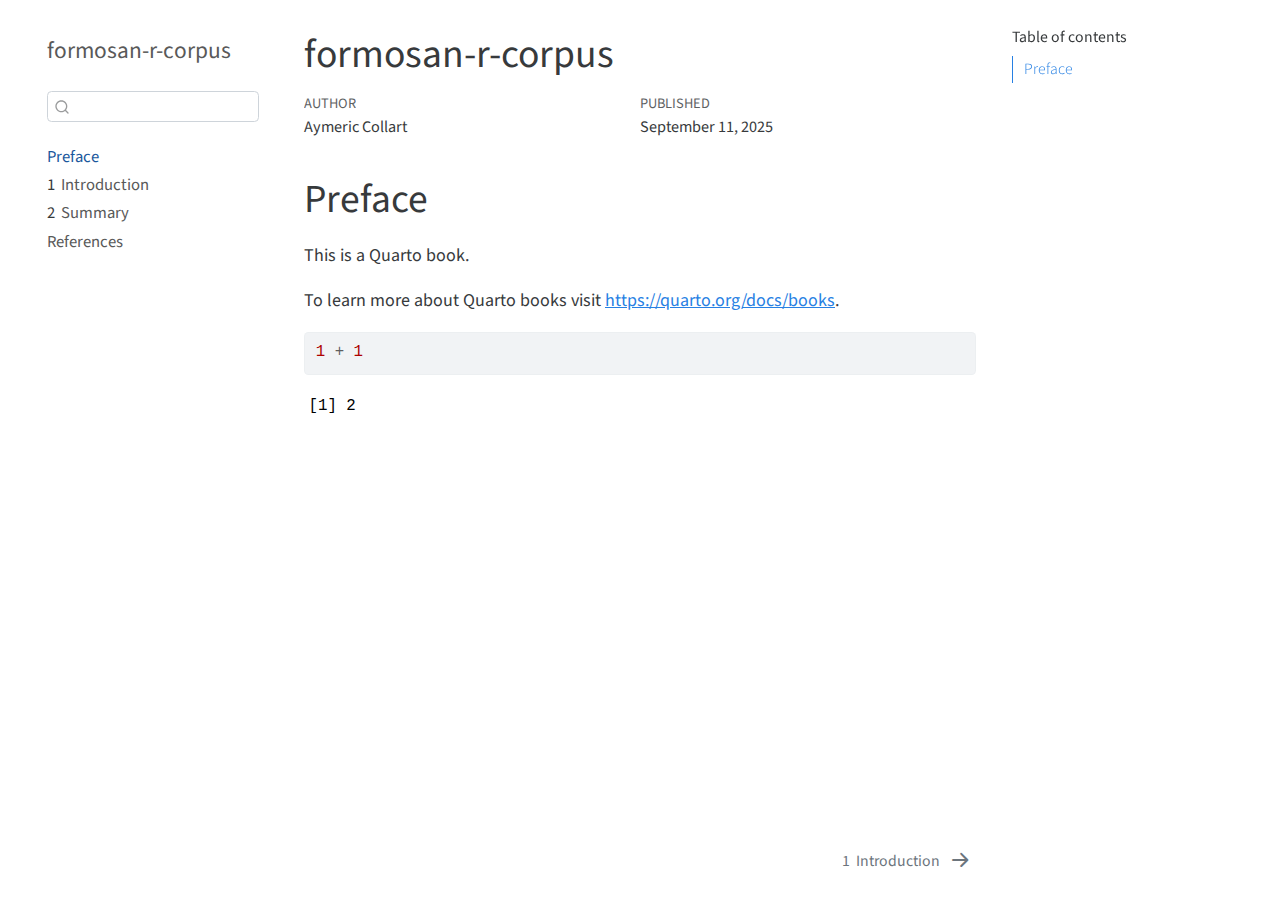
<file: _book/index.html>
<!DOCTYPE html>
<html xmlns="http://www.w3.org/1999/xhtml" lang="en" xml:lang="en"><head>

<meta charset="utf-8">
<meta name="generator" content="quarto-1.2.335">

<meta name="viewport" content="width=device-width, initial-scale=1.0, user-scalable=yes">

<meta name="author" content="Aymeric Collart">
<meta name="dcterms.date" content="2025-09-11">

<title>formosan-r-corpus</title>
<style>
code{white-space: pre-wrap;}
span.smallcaps{font-variant: small-caps;}
div.columns{display: flex; gap: min(4vw, 1.5em);}
div.column{flex: auto; overflow-x: auto;}
div.hanging-indent{margin-left: 1.5em; text-indent: -1.5em;}
ul.task-list{list-style: none;}
ul.task-list li input[type="checkbox"] {
  width: 0.8em;
  margin: 0 0.8em 0.2em -1.6em;
  vertical-align: middle;
}
pre > code.sourceCode { white-space: pre; position: relative; }
pre > code.sourceCode > span { display: inline-block; line-height: 1.25; }
pre > code.sourceCode > span:empty { height: 1.2em; }
.sourceCode { overflow: visible; }
code.sourceCode > span { color: inherit; text-decoration: inherit; }
div.sourceCode { margin: 1em 0; }
pre.sourceCode { margin: 0; }
@media screen {
div.sourceCode { overflow: auto; }
}
@media print {
pre > code.sourceCode { white-space: pre-wrap; }
pre > code.sourceCode > span { text-indent: -5em; padding-left: 5em; }
}
pre.numberSource code
  { counter-reset: source-line 0; }
pre.numberSource code > span
  { position: relative; left: -4em; counter-increment: source-line; }
pre.numberSource code > span > a:first-child::before
  { content: counter(source-line);
    position: relative; left: -1em; text-align: right; vertical-align: baseline;
    border: none; display: inline-block;
    -webkit-touch-callout: none; -webkit-user-select: none;
    -khtml-user-select: none; -moz-user-select: none;
    -ms-user-select: none; user-select: none;
    padding: 0 4px; width: 4em;
    color: #aaaaaa;
  }
pre.numberSource { margin-left: 3em; border-left: 1px solid #aaaaaa;  padding-left: 4px; }
div.sourceCode
  {   }
@media screen {
pre > code.sourceCode > span > a:first-child::before { text-decoration: underline; }
}
code span.al { color: #ff0000; font-weight: bold; } /* Alert */
code span.an { color: #60a0b0; font-weight: bold; font-style: italic; } /* Annotation */
code span.at { color: #7d9029; } /* Attribute */
code span.bn { color: #40a070; } /* BaseN */
code span.bu { color: #008000; } /* BuiltIn */
code span.cf { color: #007020; font-weight: bold; } /* ControlFlow */
code span.ch { color: #4070a0; } /* Char */
code span.cn { color: #880000; } /* Constant */
code span.co { color: #60a0b0; font-style: italic; } /* Comment */
code span.cv { color: #60a0b0; font-weight: bold; font-style: italic; } /* CommentVar */
code span.do { color: #ba2121; font-style: italic; } /* Documentation */
code span.dt { color: #902000; } /* DataType */
code span.dv { color: #40a070; } /* DecVal */
code span.er { color: #ff0000; font-weight: bold; } /* Error */
code span.ex { } /* Extension */
code span.fl { color: #40a070; } /* Float */
code span.fu { color: #06287e; } /* Function */
code span.im { color: #008000; font-weight: bold; } /* Import */
code span.in { color: #60a0b0; font-weight: bold; font-style: italic; } /* Information */
code span.kw { color: #007020; font-weight: bold; } /* Keyword */
code span.op { color: #666666; } /* Operator */
code span.ot { color: #007020; } /* Other */
code span.pp { color: #bc7a00; } /* Preprocessor */
code span.sc { color: #4070a0; } /* SpecialChar */
code span.ss { color: #bb6688; } /* SpecialString */
code span.st { color: #4070a0; } /* String */
code span.va { color: #19177c; } /* Variable */
code span.vs { color: #4070a0; } /* VerbatimString */
code span.wa { color: #60a0b0; font-weight: bold; font-style: italic; } /* Warning */
</style>


<script src="site_libs/quarto-nav/quarto-nav.js"></script>
<script src="site_libs/quarto-nav/headroom.min.js"></script>
<script src="site_libs/clipboard/clipboard.min.js"></script>
<script src="site_libs/quarto-search/autocomplete.umd.js"></script>
<script src="site_libs/quarto-search/fuse.min.js"></script>
<script src="site_libs/quarto-search/quarto-search.js"></script>
<meta name="quarto:offset" content="./">
<link href="./intro.html" rel="next">
<script src="site_libs/quarto-html/quarto.js"></script>
<script src="site_libs/quarto-html/popper.min.js"></script>
<script src="site_libs/quarto-html/tippy.umd.min.js"></script>
<script src="site_libs/quarto-html/anchor.min.js"></script>
<link href="site_libs/quarto-html/tippy.css" rel="stylesheet">
<link href="site_libs/quarto-html/quarto-syntax-highlighting.css" rel="stylesheet" id="quarto-text-highlighting-styles">
<script src="site_libs/bootstrap/bootstrap.min.js"></script>
<link href="site_libs/bootstrap/bootstrap-icons.css" rel="stylesheet">
<link href="site_libs/bootstrap/bootstrap.min.css" rel="stylesheet" id="quarto-bootstrap" data-mode="light">
<script id="quarto-search-options" type="application/json">{
  "location": "sidebar",
  "copy-button": false,
  "collapse-after": 3,
  "panel-placement": "start",
  "type": "textbox",
  "limit": 20,
  "language": {
    "search-no-results-text": "No results",
    "search-matching-documents-text": "matching documents",
    "search-copy-link-title": "Copy link to search",
    "search-hide-matches-text": "Hide additional matches",
    "search-more-match-text": "more match in this document",
    "search-more-matches-text": "more matches in this document",
    "search-clear-button-title": "Clear",
    "search-detached-cancel-button-title": "Cancel",
    "search-submit-button-title": "Submit"
  }
}</script>


</head>

<body class="nav-sidebar floating">

<div id="quarto-search-results"></div>
  <header id="quarto-header" class="headroom fixed-top">
  <nav class="quarto-secondary-nav" data-bs-toggle="collapse" data-bs-target="#quarto-sidebar" aria-controls="quarto-sidebar" aria-expanded="false" aria-label="Toggle sidebar navigation" onclick="if (window.quartoToggleHeadroom) { window.quartoToggleHeadroom(); }">
    <div class="container-fluid d-flex justify-content-between">
      <h1 class="quarto-secondary-nav-title">formosan-r-corpus</h1>
      <button type="button" class="quarto-btn-toggle btn" aria-label="Show secondary navigation">
        <i class="bi bi-chevron-right"></i>
      </button>
    </div>
  </nav>
</header>
<!-- content -->
<div id="quarto-content" class="quarto-container page-columns page-rows-contents page-layout-article">
<!-- sidebar -->
  <nav id="quarto-sidebar" class="sidebar collapse sidebar-navigation floating overflow-auto">
    <div class="pt-lg-2 mt-2 text-left sidebar-header">
    <div class="sidebar-title mb-0 py-0">
      <a href="./">formosan-r-corpus</a> 
    </div>
      </div>
      <div class="mt-2 flex-shrink-0 align-items-center">
        <div class="sidebar-search">
        <div id="quarto-search" class="" title="Search"></div>
        </div>
      </div>
    <div class="sidebar-menu-container"> 
    <ul class="list-unstyled mt-1">
        <li class="sidebar-item">
  <div class="sidebar-item-container"> 
  <a href="./index.html" class="sidebar-item-text sidebar-link active">Preface</a>
  </div>
</li>
        <li class="sidebar-item">
  <div class="sidebar-item-container"> 
  <a href="./intro.html" class="sidebar-item-text sidebar-link"><span class="chapter-number">1</span>&nbsp; <span class="chapter-title">Introduction</span></a>
  </div>
</li>
        <li class="sidebar-item">
  <div class="sidebar-item-container"> 
  <a href="./summary.html" class="sidebar-item-text sidebar-link"><span class="chapter-number">2</span>&nbsp; <span class="chapter-title">Summary</span></a>
  </div>
</li>
        <li class="sidebar-item">
  <div class="sidebar-item-container"> 
  <a href="./references.html" class="sidebar-item-text sidebar-link">References</a>
  </div>
</li>
    </ul>
    </div>
</nav>
<!-- margin-sidebar -->
    <div id="quarto-margin-sidebar" class="sidebar margin-sidebar">
        <nav id="TOC" role="doc-toc" class="toc-active">
    <h2 id="toc-title">Table of contents</h2>
   
  <ul>
  <li><a href="#preface" id="toc-preface" class="nav-link active" data-scroll-target="#preface">Preface</a></li>
  </ul>
</nav>
    </div>
<!-- main -->
<main class="content" id="quarto-document-content">

<header id="title-block-header" class="quarto-title-block default">
<div class="quarto-title">
<h1 class="title d-none d-lg-block">formosan-r-corpus</h1>
</div>



<div class="quarto-title-meta">

    <div>
    <div class="quarto-title-meta-heading">Author</div>
    <div class="quarto-title-meta-contents">
             <p>Aymeric Collart </p>
          </div>
  </div>
    
    <div>
    <div class="quarto-title-meta-heading">Published</div>
    <div class="quarto-title-meta-contents">
      <p class="date">September 11, 2025</p>
    </div>
  </div>
  
    
  </div>
  

</header>

<section id="preface" class="level1 unnumbered">
<h1 class="unnumbered">Preface</h1>
<p>This is a Quarto book.</p>
<p>To learn more about Quarto books visit <a href="https://quarto.org/docs/books" class="uri">https://quarto.org/docs/books</a>.</p>
<div class="cell">
<div class="sourceCode cell-code" id="cb1"><pre class="sourceCode r code-with-copy"><code class="sourceCode r"><span id="cb1-1"><a href="#cb1-1" aria-hidden="true" tabindex="-1"></a><span class="dv">1</span> <span class="sc">+</span> <span class="dv">1</span></span></code><button title="Copy to Clipboard" class="code-copy-button"><i class="bi"></i></button></pre></div>
<div class="cell-output cell-output-stdout">
<pre><code>[1] 2</code></pre>
</div>
</div>


</section>

</main> <!-- /main -->
<script id="quarto-html-after-body" type="application/javascript">
window.document.addEventListener("DOMContentLoaded", function (event) {
  const toggleBodyColorMode = (bsSheetEl) => {
    const mode = bsSheetEl.getAttribute("data-mode");
    const bodyEl = window.document.querySelector("body");
    if (mode === "dark") {
      bodyEl.classList.add("quarto-dark");
      bodyEl.classList.remove("quarto-light");
    } else {
      bodyEl.classList.add("quarto-light");
      bodyEl.classList.remove("quarto-dark");
    }
  }
  const toggleBodyColorPrimary = () => {
    const bsSheetEl = window.document.querySelector("link#quarto-bootstrap");
    if (bsSheetEl) {
      toggleBodyColorMode(bsSheetEl);
    }
  }
  toggleBodyColorPrimary();  
  const icon = "";
  const anchorJS = new window.AnchorJS();
  anchorJS.options = {
    placement: 'right',
    icon: icon
  };
  anchorJS.add('.anchored');
  const clipboard = new window.ClipboardJS('.code-copy-button', {
    target: function(trigger) {
      return trigger.previousElementSibling;
    }
  });
  clipboard.on('success', function(e) {
    // button target
    const button = e.trigger;
    // don't keep focus
    button.blur();
    // flash "checked"
    button.classList.add('code-copy-button-checked');
    var currentTitle = button.getAttribute("title");
    button.setAttribute("title", "Copied!");
    let tooltip;
    if (window.bootstrap) {
      button.setAttribute("data-bs-toggle", "tooltip");
      button.setAttribute("data-bs-placement", "left");
      button.setAttribute("data-bs-title", "Copied!");
      tooltip = new bootstrap.Tooltip(button, 
        { trigger: "manual", 
          customClass: "code-copy-button-tooltip",
          offset: [0, -8]});
      tooltip.show();    
    }
    setTimeout(function() {
      if (tooltip) {
        tooltip.hide();
        button.removeAttribute("data-bs-title");
        button.removeAttribute("data-bs-toggle");
        button.removeAttribute("data-bs-placement");
      }
      button.setAttribute("title", currentTitle);
      button.classList.remove('code-copy-button-checked');
    }, 1000);
    // clear code selection
    e.clearSelection();
  });
  function tippyHover(el, contentFn) {
    const config = {
      allowHTML: true,
      content: contentFn,
      maxWidth: 500,
      delay: 100,
      arrow: false,
      appendTo: function(el) {
          return el.parentElement;
      },
      interactive: true,
      interactiveBorder: 10,
      theme: 'quarto',
      placement: 'bottom-start'
    };
    window.tippy(el, config); 
  }
  const noterefs = window.document.querySelectorAll('a[role="doc-noteref"]');
  for (var i=0; i<noterefs.length; i++) {
    const ref = noterefs[i];
    tippyHover(ref, function() {
      // use id or data attribute instead here
      let href = ref.getAttribute('data-footnote-href') || ref.getAttribute('href');
      try { href = new URL(href).hash; } catch {}
      const id = href.replace(/^#\/?/, "");
      const note = window.document.getElementById(id);
      return note.innerHTML;
    });
  }
  const findCites = (el) => {
    const parentEl = el.parentElement;
    if (parentEl) {
      const cites = parentEl.dataset.cites;
      if (cites) {
        return {
          el,
          cites: cites.split(' ')
        };
      } else {
        return findCites(el.parentElement)
      }
    } else {
      return undefined;
    }
  };
  var bibliorefs = window.document.querySelectorAll('a[role="doc-biblioref"]');
  for (var i=0; i<bibliorefs.length; i++) {
    const ref = bibliorefs[i];
    const citeInfo = findCites(ref);
    if (citeInfo) {
      tippyHover(citeInfo.el, function() {
        var popup = window.document.createElement('div');
        citeInfo.cites.forEach(function(cite) {
          var citeDiv = window.document.createElement('div');
          citeDiv.classList.add('hanging-indent');
          citeDiv.classList.add('csl-entry');
          var biblioDiv = window.document.getElementById('ref-' + cite);
          if (biblioDiv) {
            citeDiv.innerHTML = biblioDiv.innerHTML;
          }
          popup.appendChild(citeDiv);
        });
        return popup.innerHTML;
      });
    }
  }
});
</script>
<nav class="page-navigation">
  <div class="nav-page nav-page-previous">
  </div>
  <div class="nav-page nav-page-next">
      <a href="./intro.html" class="pagination-link">
        <span class="nav-page-text"><span class="chapter-number">1</span>&nbsp; <span class="chapter-title">Introduction</span></span> <i class="bi bi-arrow-right-short"></i>
      </a>
  </div>
</nav>
</div> <!-- /content -->



</body></html>
</file>
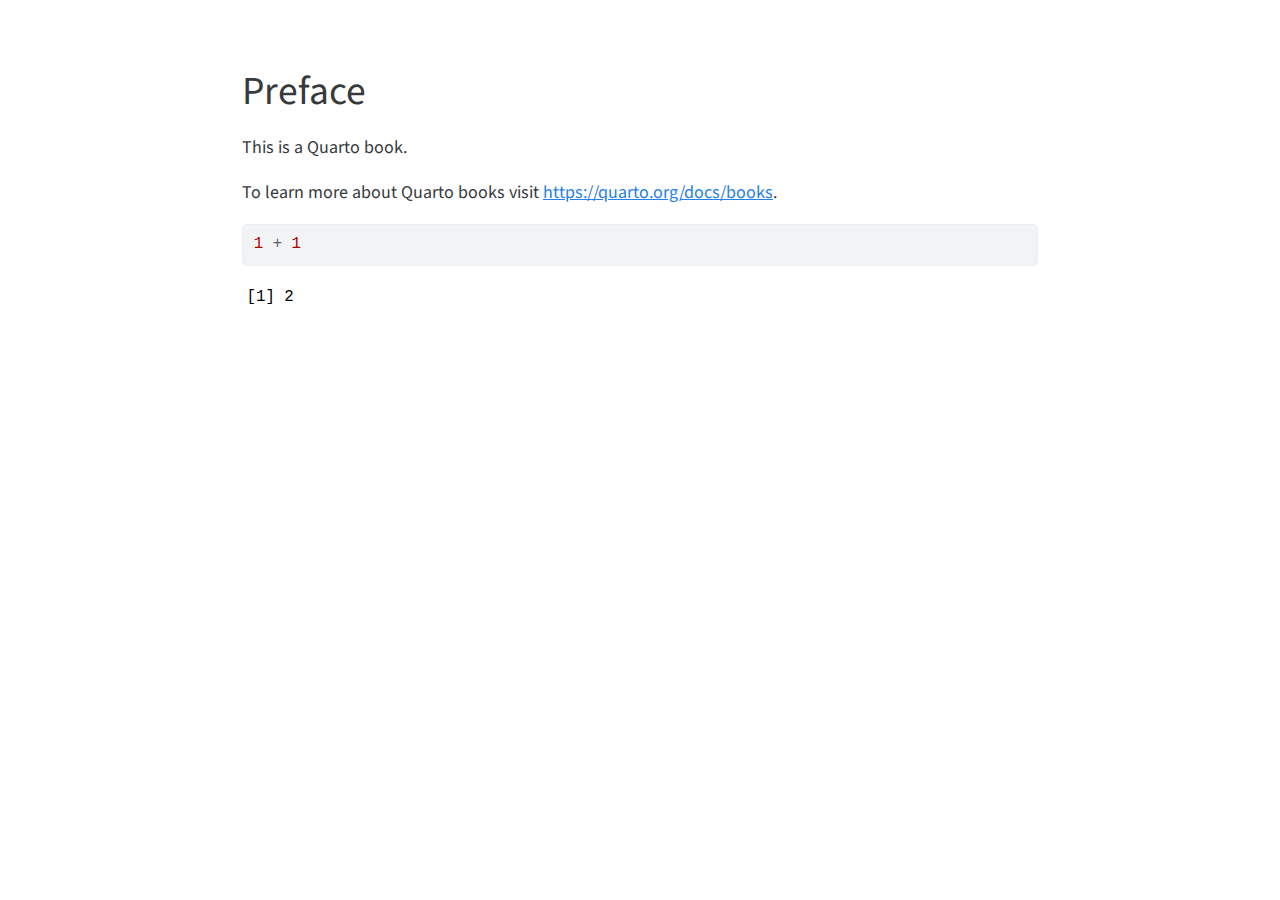
<file: docs/index.html>
<!DOCTYPE html>
<html xmlns="http://www.w3.org/1999/xhtml" lang="en" xml:lang="en"><head>

<meta charset="utf-8">
<meta name="generator" content="quarto-1.2.335">

<meta name="viewport" content="width=device-width, initial-scale=1.0, user-scalable=yes">


<title>index</title>
<style>
code{white-space: pre-wrap;}
span.smallcaps{font-variant: small-caps;}
div.columns{display: flex; gap: min(4vw, 1.5em);}
div.column{flex: auto; overflow-x: auto;}
div.hanging-indent{margin-left: 1.5em; text-indent: -1.5em;}
ul.task-list{list-style: none;}
ul.task-list li input[type="checkbox"] {
  width: 0.8em;
  margin: 0 0.8em 0.2em -1.6em;
  vertical-align: middle;
}
pre > code.sourceCode { white-space: pre; position: relative; }
pre > code.sourceCode > span { display: inline-block; line-height: 1.25; }
pre > code.sourceCode > span:empty { height: 1.2em; }
.sourceCode { overflow: visible; }
code.sourceCode > span { color: inherit; text-decoration: inherit; }
div.sourceCode { margin: 1em 0; }
pre.sourceCode { margin: 0; }
@media screen {
div.sourceCode { overflow: auto; }
}
@media print {
pre > code.sourceCode { white-space: pre-wrap; }
pre > code.sourceCode > span { text-indent: -5em; padding-left: 5em; }
}
pre.numberSource code
  { counter-reset: source-line 0; }
pre.numberSource code > span
  { position: relative; left: -4em; counter-increment: source-line; }
pre.numberSource code > span > a:first-child::before
  { content: counter(source-line);
    position: relative; left: -1em; text-align: right; vertical-align: baseline;
    border: none; display: inline-block;
    -webkit-touch-callout: none; -webkit-user-select: none;
    -khtml-user-select: none; -moz-user-select: none;
    -ms-user-select: none; user-select: none;
    padding: 0 4px; width: 4em;
    color: #aaaaaa;
  }
pre.numberSource { margin-left: 3em; border-left: 1px solid #aaaaaa;  padding-left: 4px; }
div.sourceCode
  {   }
@media screen {
pre > code.sourceCode > span > a:first-child::before { text-decoration: underline; }
}
code span.al { color: #ff0000; font-weight: bold; } /* Alert */
code span.an { color: #60a0b0; font-weight: bold; font-style: italic; } /* Annotation */
code span.at { color: #7d9029; } /* Attribute */
code span.bn { color: #40a070; } /* BaseN */
code span.bu { color: #008000; } /* BuiltIn */
code span.cf { color: #007020; font-weight: bold; } /* ControlFlow */
code span.ch { color: #4070a0; } /* Char */
code span.cn { color: #880000; } /* Constant */
code span.co { color: #60a0b0; font-style: italic; } /* Comment */
code span.cv { color: #60a0b0; font-weight: bold; font-style: italic; } /* CommentVar */
code span.do { color: #ba2121; font-style: italic; } /* Documentation */
code span.dt { color: #902000; } /* DataType */
code span.dv { color: #40a070; } /* DecVal */
code span.er { color: #ff0000; font-weight: bold; } /* Error */
code span.ex { } /* Extension */
code span.fl { color: #40a070; } /* Float */
code span.fu { color: #06287e; } /* Function */
code span.im { color: #008000; font-weight: bold; } /* Import */
code span.in { color: #60a0b0; font-weight: bold; font-style: italic; } /* Information */
code span.kw { color: #007020; font-weight: bold; } /* Keyword */
code span.op { color: #666666; } /* Operator */
code span.ot { color: #007020; } /* Other */
code span.pp { color: #bc7a00; } /* Preprocessor */
code span.sc { color: #4070a0; } /* SpecialChar */
code span.ss { color: #bb6688; } /* SpecialString */
code span.st { color: #4070a0; } /* String */
code span.va { color: #19177c; } /* Variable */
code span.vs { color: #4070a0; } /* VerbatimString */
code span.wa { color: #60a0b0; font-weight: bold; font-style: italic; } /* Warning */
</style>


<script src="site_libs/quarto-nav/quarto-nav.js"></script>
<script src="site_libs/clipboard/clipboard.min.js"></script>
<script src="site_libs/quarto-search/autocomplete.umd.js"></script>
<script src="site_libs/quarto-search/fuse.min.js"></script>
<script src="site_libs/quarto-search/quarto-search.js"></script>
<meta name="quarto:offset" content="./">
<script src="site_libs/quarto-html/quarto.js"></script>
<script src="site_libs/quarto-html/popper.min.js"></script>
<script src="site_libs/quarto-html/tippy.umd.min.js"></script>
<script src="site_libs/quarto-html/anchor.min.js"></script>
<link href="site_libs/quarto-html/tippy.css" rel="stylesheet">
<link href="site_libs/quarto-html/quarto-syntax-highlighting.css" rel="stylesheet" id="quarto-text-highlighting-styles">
<script src="site_libs/bootstrap/bootstrap.min.js"></script>
<link href="site_libs/bootstrap/bootstrap-icons.css" rel="stylesheet">
<link href="site_libs/bootstrap/bootstrap.min.css" rel="stylesheet" id="quarto-bootstrap" data-mode="light">
<script id="quarto-search-options" type="application/json">{
  "location": "sidebar",
  "copy-button": false,
  "collapse-after": 3,
  "panel-placement": "start",
  "type": "textbox",
  "limit": 20,
  "language": {
    "search-no-results-text": "No results",
    "search-matching-documents-text": "matching documents",
    "search-copy-link-title": "Copy link to search",
    "search-hide-matches-text": "Hide additional matches",
    "search-more-match-text": "more match in this document",
    "search-more-matches-text": "more matches in this document",
    "search-clear-button-title": "Clear",
    "search-detached-cancel-button-title": "Cancel",
    "search-submit-button-title": "Submit"
  }
}</script>


</head>

<body class="fullcontent">

<div id="quarto-search-results"></div>
<!-- content -->
<div id="quarto-content" class="quarto-container page-columns page-rows-contents page-layout-article">
<!-- sidebar -->
<!-- margin-sidebar -->
    
<!-- main -->
<main class="content" id="quarto-document-content">



<section id="preface" class="level1 unnumbered">
<h1 class="unnumbered">Preface</h1>
<p>This is a Quarto book.</p>
<p>To learn more about Quarto books visit <a href="https://quarto.org/docs/books" class="uri">https://quarto.org/docs/books</a>.</p>
<div class="cell">
<div class="sourceCode cell-code" id="cb1"><pre class="sourceCode r code-with-copy"><code class="sourceCode r"><span id="cb1-1"><a href="#cb1-1" aria-hidden="true" tabindex="-1"></a><span class="dv">1</span> <span class="sc">+</span> <span class="dv">1</span></span></code><button title="Copy to Clipboard" class="code-copy-button"><i class="bi"></i></button></pre></div>
<div class="cell-output cell-output-stdout">
<pre><code>[1] 2</code></pre>
</div>
</div>


</section>

</main> <!-- /main -->
<script id="quarto-html-after-body" type="application/javascript">
window.document.addEventListener("DOMContentLoaded", function (event) {
  const toggleBodyColorMode = (bsSheetEl) => {
    const mode = bsSheetEl.getAttribute("data-mode");
    const bodyEl = window.document.querySelector("body");
    if (mode === "dark") {
      bodyEl.classList.add("quarto-dark");
      bodyEl.classList.remove("quarto-light");
    } else {
      bodyEl.classList.add("quarto-light");
      bodyEl.classList.remove("quarto-dark");
    }
  }
  const toggleBodyColorPrimary = () => {
    const bsSheetEl = window.document.querySelector("link#quarto-bootstrap");
    if (bsSheetEl) {
      toggleBodyColorMode(bsSheetEl);
    }
  }
  toggleBodyColorPrimary();  
  const icon = "";
  const anchorJS = new window.AnchorJS();
  anchorJS.options = {
    placement: 'right',
    icon: icon
  };
  anchorJS.add('.anchored');
  const clipboard = new window.ClipboardJS('.code-copy-button', {
    target: function(trigger) {
      return trigger.previousElementSibling;
    }
  });
  clipboard.on('success', function(e) {
    // button target
    const button = e.trigger;
    // don't keep focus
    button.blur();
    // flash "checked"
    button.classList.add('code-copy-button-checked');
    var currentTitle = button.getAttribute("title");
    button.setAttribute("title", "Copied!");
    let tooltip;
    if (window.bootstrap) {
      button.setAttribute("data-bs-toggle", "tooltip");
      button.setAttribute("data-bs-placement", "left");
      button.setAttribute("data-bs-title", "Copied!");
      tooltip = new bootstrap.Tooltip(button, 
        { trigger: "manual", 
          customClass: "code-copy-button-tooltip",
          offset: [0, -8]});
      tooltip.show();    
    }
    setTimeout(function() {
      if (tooltip) {
        tooltip.hide();
        button.removeAttribute("data-bs-title");
        button.removeAttribute("data-bs-toggle");
        button.removeAttribute("data-bs-placement");
      }
      button.setAttribute("title", currentTitle);
      button.classList.remove('code-copy-button-checked');
    }, 1000);
    // clear code selection
    e.clearSelection();
  });
  function tippyHover(el, contentFn) {
    const config = {
      allowHTML: true,
      content: contentFn,
      maxWidth: 500,
      delay: 100,
      arrow: false,
      appendTo: function(el) {
          return el.parentElement;
      },
      interactive: true,
      interactiveBorder: 10,
      theme: 'quarto',
      placement: 'bottom-start'
    };
    window.tippy(el, config); 
  }
  const noterefs = window.document.querySelectorAll('a[role="doc-noteref"]');
  for (var i=0; i<noterefs.length; i++) {
    const ref = noterefs[i];
    tippyHover(ref, function() {
      // use id or data attribute instead here
      let href = ref.getAttribute('data-footnote-href') || ref.getAttribute('href');
      try { href = new URL(href).hash; } catch {}
      const id = href.replace(/^#\/?/, "");
      const note = window.document.getElementById(id);
      return note.innerHTML;
    });
  }
  const findCites = (el) => {
    const parentEl = el.parentElement;
    if (parentEl) {
      const cites = parentEl.dataset.cites;
      if (cites) {
        return {
          el,
          cites: cites.split(' ')
        };
      } else {
        return findCites(el.parentElement)
      }
    } else {
      return undefined;
    }
  };
  var bibliorefs = window.document.querySelectorAll('a[role="doc-biblioref"]');
  for (var i=0; i<bibliorefs.length; i++) {
    const ref = bibliorefs[i];
    const citeInfo = findCites(ref);
    if (citeInfo) {
      tippyHover(citeInfo.el, function() {
        var popup = window.document.createElement('div');
        citeInfo.cites.forEach(function(cite) {
          var citeDiv = window.document.createElement('div');
          citeDiv.classList.add('hanging-indent');
          citeDiv.classList.add('csl-entry');
          var biblioDiv = window.document.getElementById('ref-' + cite);
          if (biblioDiv) {
            citeDiv.innerHTML = biblioDiv.innerHTML;
          }
          popup.appendChild(citeDiv);
        });
        return popup.innerHTML;
      });
    }
  }
});
</script>
</div> <!-- /content -->



</body></html>
</file>
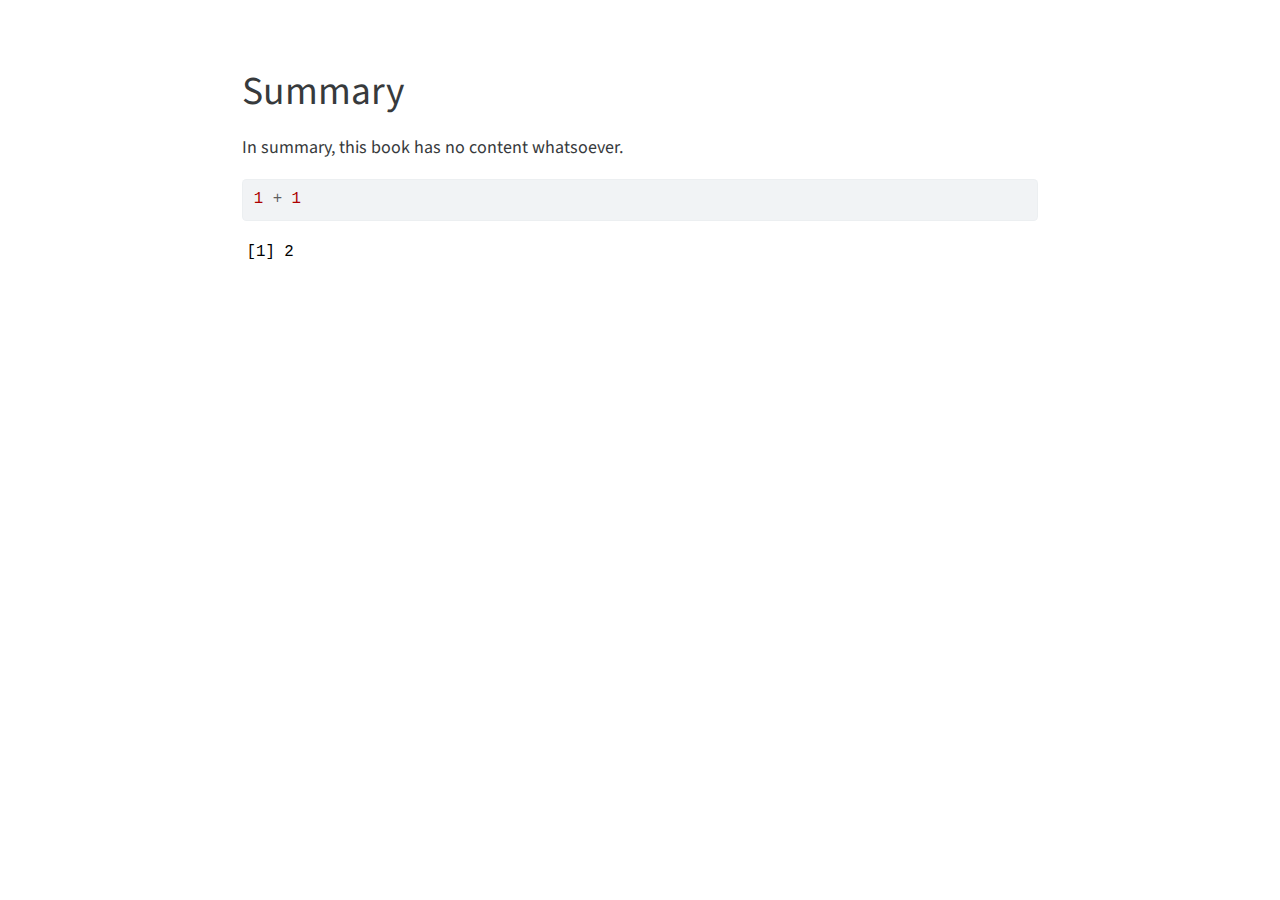
<file: summary.html>
<!DOCTYPE html>
<html xmlns="http://www.w3.org/1999/xhtml" lang="en" xml:lang="en"><head>

<meta charset="utf-8">
<meta name="generator" content="quarto-1.2.335">

<meta name="viewport" content="width=device-width, initial-scale=1.0, user-scalable=yes">


<title>summary</title>
<style>
code{white-space: pre-wrap;}
span.smallcaps{font-variant: small-caps;}
div.columns{display: flex; gap: min(4vw, 1.5em);}
div.column{flex: auto; overflow-x: auto;}
div.hanging-indent{margin-left: 1.5em; text-indent: -1.5em;}
ul.task-list{list-style: none;}
ul.task-list li input[type="checkbox"] {
  width: 0.8em;
  margin: 0 0.8em 0.2em -1.6em;
  vertical-align: middle;
}
pre > code.sourceCode { white-space: pre; position: relative; }
pre > code.sourceCode > span { display: inline-block; line-height: 1.25; }
pre > code.sourceCode > span:empty { height: 1.2em; }
.sourceCode { overflow: visible; }
code.sourceCode > span { color: inherit; text-decoration: inherit; }
div.sourceCode { margin: 1em 0; }
pre.sourceCode { margin: 0; }
@media screen {
div.sourceCode { overflow: auto; }
}
@media print {
pre > code.sourceCode { white-space: pre-wrap; }
pre > code.sourceCode > span { text-indent: -5em; padding-left: 5em; }
}
pre.numberSource code
  { counter-reset: source-line 0; }
pre.numberSource code > span
  { position: relative; left: -4em; counter-increment: source-line; }
pre.numberSource code > span > a:first-child::before
  { content: counter(source-line);
    position: relative; left: -1em; text-align: right; vertical-align: baseline;
    border: none; display: inline-block;
    -webkit-touch-callout: none; -webkit-user-select: none;
    -khtml-user-select: none; -moz-user-select: none;
    -ms-user-select: none; user-select: none;
    padding: 0 4px; width: 4em;
    color: #aaaaaa;
  }
pre.numberSource { margin-left: 3em; border-left: 1px solid #aaaaaa;  padding-left: 4px; }
div.sourceCode
  {   }
@media screen {
pre > code.sourceCode > span > a:first-child::before { text-decoration: underline; }
}
code span.al { color: #ff0000; font-weight: bold; } /* Alert */
code span.an { color: #60a0b0; font-weight: bold; font-style: italic; } /* Annotation */
code span.at { color: #7d9029; } /* Attribute */
code span.bn { color: #40a070; } /* BaseN */
code span.bu { color: #008000; } /* BuiltIn */
code span.cf { color: #007020; font-weight: bold; } /* ControlFlow */
code span.ch { color: #4070a0; } /* Char */
code span.cn { color: #880000; } /* Constant */
code span.co { color: #60a0b0; font-style: italic; } /* Comment */
code span.cv { color: #60a0b0; font-weight: bold; font-style: italic; } /* CommentVar */
code span.do { color: #ba2121; font-style: italic; } /* Documentation */
code span.dt { color: #902000; } /* DataType */
code span.dv { color: #40a070; } /* DecVal */
code span.er { color: #ff0000; font-weight: bold; } /* Error */
code span.ex { } /* Extension */
code span.fl { color: #40a070; } /* Float */
code span.fu { color: #06287e; } /* Function */
code span.im { color: #008000; font-weight: bold; } /* Import */
code span.in { color: #60a0b0; font-weight: bold; font-style: italic; } /* Information */
code span.kw { color: #007020; font-weight: bold; } /* Keyword */
code span.op { color: #666666; } /* Operator */
code span.ot { color: #007020; } /* Other */
code span.pp { color: #bc7a00; } /* Preprocessor */
code span.sc { color: #4070a0; } /* SpecialChar */
code span.ss { color: #bb6688; } /* SpecialString */
code span.st { color: #4070a0; } /* String */
code span.va { color: #19177c; } /* Variable */
code span.vs { color: #4070a0; } /* VerbatimString */
code span.wa { color: #60a0b0; font-weight: bold; font-style: italic; } /* Warning */
</style>


<script src="site_libs/quarto-nav/quarto-nav.js"></script>
<script src="site_libs/clipboard/clipboard.min.js"></script>
<script src="site_libs/quarto-search/autocomplete.umd.js"></script>
<script src="site_libs/quarto-search/fuse.min.js"></script>
<script src="site_libs/quarto-search/quarto-search.js"></script>
<meta name="quarto:offset" content="./">
<script src="site_libs/quarto-html/quarto.js"></script>
<script src="site_libs/quarto-html/popper.min.js"></script>
<script src="site_libs/quarto-html/tippy.umd.min.js"></script>
<script src="site_libs/quarto-html/anchor.min.js"></script>
<link href="site_libs/quarto-html/tippy.css" rel="stylesheet">
<link href="site_libs/quarto-html/quarto-syntax-highlighting.css" rel="stylesheet" id="quarto-text-highlighting-styles">
<script src="site_libs/bootstrap/bootstrap.min.js"></script>
<link href="site_libs/bootstrap/bootstrap-icons.css" rel="stylesheet">
<link href="site_libs/bootstrap/bootstrap.min.css" rel="stylesheet" id="quarto-bootstrap" data-mode="light">
<script id="quarto-search-options" type="application/json">{
  "location": "sidebar",
  "copy-button": false,
  "collapse-after": 3,
  "panel-placement": "start",
  "type": "textbox",
  "limit": 20,
  "language": {
    "search-no-results-text": "No results",
    "search-matching-documents-text": "matching documents",
    "search-copy-link-title": "Copy link to search",
    "search-hide-matches-text": "Hide additional matches",
    "search-more-match-text": "more match in this document",
    "search-more-matches-text": "more matches in this document",
    "search-clear-button-title": "Clear",
    "search-detached-cancel-button-title": "Cancel",
    "search-submit-button-title": "Submit"
  }
}</script>


</head>

<body class="fullcontent">

<div id="quarto-search-results"></div>
<!-- content -->
<div id="quarto-content" class="quarto-container page-columns page-rows-contents page-layout-article">
<!-- sidebar -->
<!-- margin-sidebar -->
    
<!-- main -->
<main class="content" id="quarto-document-content">



<section id="summary" class="level1">
<h1>Summary</h1>
<p>In summary, this book has no content whatsoever.</p>
<div class="cell">
<div class="sourceCode cell-code" id="cb1"><pre class="sourceCode r code-with-copy"><code class="sourceCode r"><span id="cb1-1"><a href="#cb1-1" aria-hidden="true" tabindex="-1"></a><span class="dv">1</span> <span class="sc">+</span> <span class="dv">1</span></span></code><button title="Copy to Clipboard" class="code-copy-button"><i class="bi"></i></button></pre></div>
<div class="cell-output cell-output-stdout">
<pre><code>[1] 2</code></pre>
</div>
</div>


</section>

</main> <!-- /main -->
<script id="quarto-html-after-body" type="application/javascript">
window.document.addEventListener("DOMContentLoaded", function (event) {
  const toggleBodyColorMode = (bsSheetEl) => {
    const mode = bsSheetEl.getAttribute("data-mode");
    const bodyEl = window.document.querySelector("body");
    if (mode === "dark") {
      bodyEl.classList.add("quarto-dark");
      bodyEl.classList.remove("quarto-light");
    } else {
      bodyEl.classList.add("quarto-light");
      bodyEl.classList.remove("quarto-dark");
    }
  }
  const toggleBodyColorPrimary = () => {
    const bsSheetEl = window.document.querySelector("link#quarto-bootstrap");
    if (bsSheetEl) {
      toggleBodyColorMode(bsSheetEl);
    }
  }
  toggleBodyColorPrimary();  
  const icon = "";
  const anchorJS = new window.AnchorJS();
  anchorJS.options = {
    placement: 'right',
    icon: icon
  };
  anchorJS.add('.anchored');
  const clipboard = new window.ClipboardJS('.code-copy-button', {
    target: function(trigger) {
      return trigger.previousElementSibling;
    }
  });
  clipboard.on('success', function(e) {
    // button target
    const button = e.trigger;
    // don't keep focus
    button.blur();
    // flash "checked"
    button.classList.add('code-copy-button-checked');
    var currentTitle = button.getAttribute("title");
    button.setAttribute("title", "Copied!");
    let tooltip;
    if (window.bootstrap) {
      button.setAttribute("data-bs-toggle", "tooltip");
      button.setAttribute("data-bs-placement", "left");
      button.setAttribute("data-bs-title", "Copied!");
      tooltip = new bootstrap.Tooltip(button, 
        { trigger: "manual", 
          customClass: "code-copy-button-tooltip",
          offset: [0, -8]});
      tooltip.show();    
    }
    setTimeout(function() {
      if (tooltip) {
        tooltip.hide();
        button.removeAttribute("data-bs-title");
        button.removeAttribute("data-bs-toggle");
        button.removeAttribute("data-bs-placement");
      }
      button.setAttribute("title", currentTitle);
      button.classList.remove('code-copy-button-checked');
    }, 1000);
    // clear code selection
    e.clearSelection();
  });
  function tippyHover(el, contentFn) {
    const config = {
      allowHTML: true,
      content: contentFn,
      maxWidth: 500,
      delay: 100,
      arrow: false,
      appendTo: function(el) {
          return el.parentElement;
      },
      interactive: true,
      interactiveBorder: 10,
      theme: 'quarto',
      placement: 'bottom-start'
    };
    window.tippy(el, config); 
  }
  const noterefs = window.document.querySelectorAll('a[role="doc-noteref"]');
  for (var i=0; i<noterefs.length; i++) {
    const ref = noterefs[i];
    tippyHover(ref, function() {
      // use id or data attribute instead here
      let href = ref.getAttribute('data-footnote-href') || ref.getAttribute('href');
      try { href = new URL(href).hash; } catch {}
      const id = href.replace(/^#\/?/, "");
      const note = window.document.getElementById(id);
      return note.innerHTML;
    });
  }
  const findCites = (el) => {
    const parentEl = el.parentElement;
    if (parentEl) {
      const cites = parentEl.dataset.cites;
      if (cites) {
        return {
          el,
          cites: cites.split(' ')
        };
      } else {
        return findCites(el.parentElement)
      }
    } else {
      return undefined;
    }
  };
  var bibliorefs = window.document.querySelectorAll('a[role="doc-biblioref"]');
  for (var i=0; i<bibliorefs.length; i++) {
    const ref = bibliorefs[i];
    const citeInfo = findCites(ref);
    if (citeInfo) {
      tippyHover(citeInfo.el, function() {
        var popup = window.document.createElement('div');
        citeInfo.cites.forEach(function(cite) {
          var citeDiv = window.document.createElement('div');
          citeDiv.classList.add('hanging-indent');
          citeDiv.classList.add('csl-entry');
          var biblioDiv = window.document.getElementById('ref-' + cite);
          if (biblioDiv) {
            citeDiv.innerHTML = biblioDiv.innerHTML;
          }
          popup.appendChild(citeDiv);
        });
        return popup.innerHTML;
      });
    }
  }
});
</script>
</div> <!-- /content -->



</body></html>
</file>
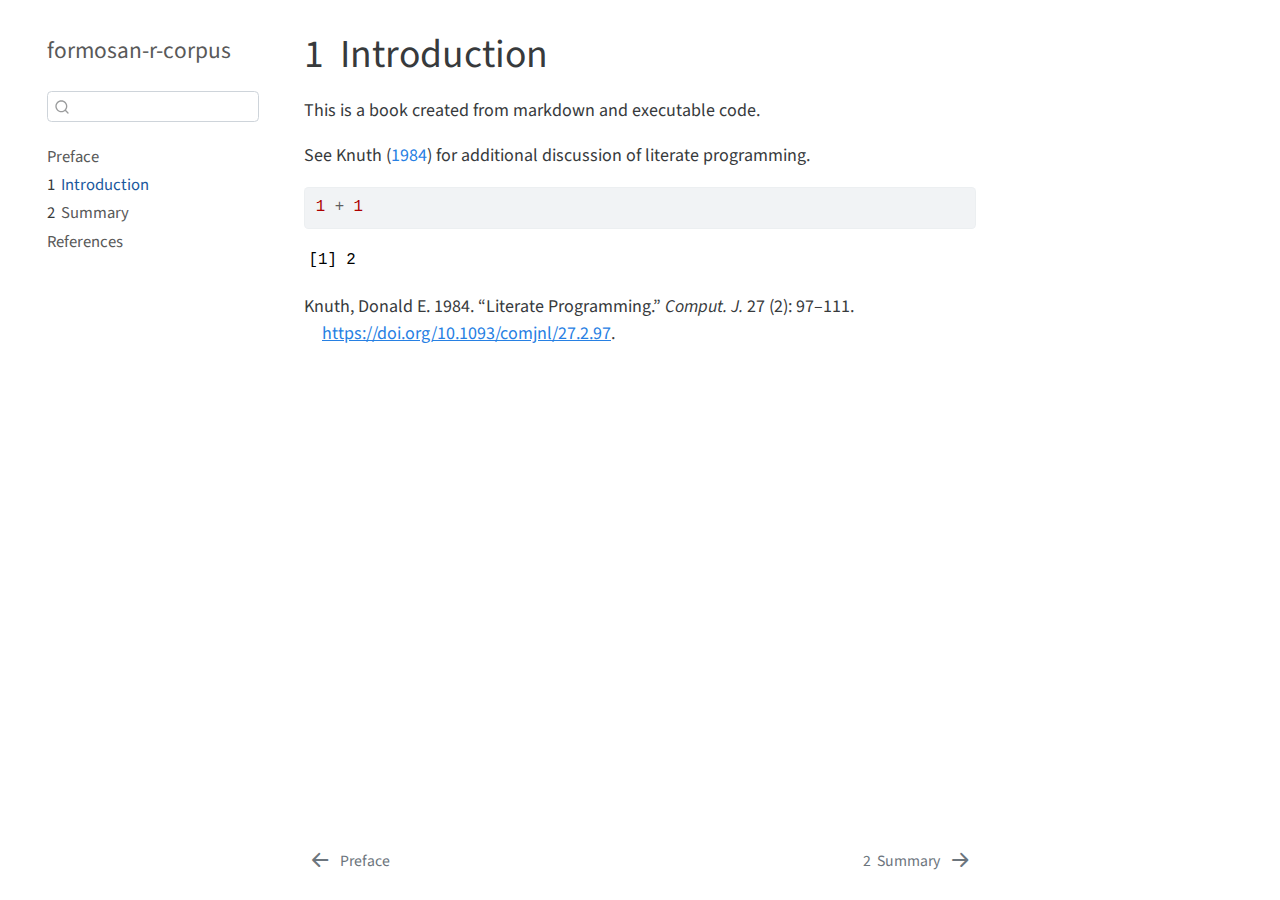
<file: _book/intro.html>
<!DOCTYPE html>
<html xmlns="http://www.w3.org/1999/xhtml" lang="en" xml:lang="en"><head>

<meta charset="utf-8">
<meta name="generator" content="quarto-1.2.335">

<meta name="viewport" content="width=device-width, initial-scale=1.0, user-scalable=yes">


<title>formosan-r-corpus - 1&nbsp; Introduction</title>
<style>
code{white-space: pre-wrap;}
span.smallcaps{font-variant: small-caps;}
div.columns{display: flex; gap: min(4vw, 1.5em);}
div.column{flex: auto; overflow-x: auto;}
div.hanging-indent{margin-left: 1.5em; text-indent: -1.5em;}
ul.task-list{list-style: none;}
ul.task-list li input[type="checkbox"] {
  width: 0.8em;
  margin: 0 0.8em 0.2em -1.6em;
  vertical-align: middle;
}
pre > code.sourceCode { white-space: pre; position: relative; }
pre > code.sourceCode > span { display: inline-block; line-height: 1.25; }
pre > code.sourceCode > span:empty { height: 1.2em; }
.sourceCode { overflow: visible; }
code.sourceCode > span { color: inherit; text-decoration: inherit; }
div.sourceCode { margin: 1em 0; }
pre.sourceCode { margin: 0; }
@media screen {
div.sourceCode { overflow: auto; }
}
@media print {
pre > code.sourceCode { white-space: pre-wrap; }
pre > code.sourceCode > span { text-indent: -5em; padding-left: 5em; }
}
pre.numberSource code
  { counter-reset: source-line 0; }
pre.numberSource code > span
  { position: relative; left: -4em; counter-increment: source-line; }
pre.numberSource code > span > a:first-child::before
  { content: counter(source-line);
    position: relative; left: -1em; text-align: right; vertical-align: baseline;
    border: none; display: inline-block;
    -webkit-touch-callout: none; -webkit-user-select: none;
    -khtml-user-select: none; -moz-user-select: none;
    -ms-user-select: none; user-select: none;
    padding: 0 4px; width: 4em;
    color: #aaaaaa;
  }
pre.numberSource { margin-left: 3em; border-left: 1px solid #aaaaaa;  padding-left: 4px; }
div.sourceCode
  {   }
@media screen {
pre > code.sourceCode > span > a:first-child::before { text-decoration: underline; }
}
code span.al { color: #ff0000; font-weight: bold; } /* Alert */
code span.an { color: #60a0b0; font-weight: bold; font-style: italic; } /* Annotation */
code span.at { color: #7d9029; } /* Attribute */
code span.bn { color: #40a070; } /* BaseN */
code span.bu { color: #008000; } /* BuiltIn */
code span.cf { color: #007020; font-weight: bold; } /* ControlFlow */
code span.ch { color: #4070a0; } /* Char */
code span.cn { color: #880000; } /* Constant */
code span.co { color: #60a0b0; font-style: italic; } /* Comment */
code span.cv { color: #60a0b0; font-weight: bold; font-style: italic; } /* CommentVar */
code span.do { color: #ba2121; font-style: italic; } /* Documentation */
code span.dt { color: #902000; } /* DataType */
code span.dv { color: #40a070; } /* DecVal */
code span.er { color: #ff0000; font-weight: bold; } /* Error */
code span.ex { } /* Extension */
code span.fl { color: #40a070; } /* Float */
code span.fu { color: #06287e; } /* Function */
code span.im { color: #008000; font-weight: bold; } /* Import */
code span.in { color: #60a0b0; font-weight: bold; font-style: italic; } /* Information */
code span.kw { color: #007020; font-weight: bold; } /* Keyword */
code span.op { color: #666666; } /* Operator */
code span.ot { color: #007020; } /* Other */
code span.pp { color: #bc7a00; } /* Preprocessor */
code span.sc { color: #4070a0; } /* SpecialChar */
code span.ss { color: #bb6688; } /* SpecialString */
code span.st { color: #4070a0; } /* String */
code span.va { color: #19177c; } /* Variable */
code span.vs { color: #4070a0; } /* VerbatimString */
code span.wa { color: #60a0b0; font-weight: bold; font-style: italic; } /* Warning */
div.csl-bib-body { }
div.csl-entry {
  clear: both;
}
.hanging div.csl-entry {
  margin-left:2em;
  text-indent:-2em;
}
div.csl-left-margin {
  min-width:2em;
  float:left;
}
div.csl-right-inline {
  margin-left:2em;
  padding-left:1em;
}
div.csl-indent {
  margin-left: 2em;
}
</style>


<script src="site_libs/quarto-nav/quarto-nav.js"></script>
<script src="site_libs/quarto-nav/headroom.min.js"></script>
<script src="site_libs/clipboard/clipboard.min.js"></script>
<script src="site_libs/quarto-search/autocomplete.umd.js"></script>
<script src="site_libs/quarto-search/fuse.min.js"></script>
<script src="site_libs/quarto-search/quarto-search.js"></script>
<meta name="quarto:offset" content="./">
<link href="./summary.html" rel="next">
<link href="./index.html" rel="prev">
<script src="site_libs/quarto-html/quarto.js"></script>
<script src="site_libs/quarto-html/popper.min.js"></script>
<script src="site_libs/quarto-html/tippy.umd.min.js"></script>
<script src="site_libs/quarto-html/anchor.min.js"></script>
<link href="site_libs/quarto-html/tippy.css" rel="stylesheet">
<link href="site_libs/quarto-html/quarto-syntax-highlighting.css" rel="stylesheet" id="quarto-text-highlighting-styles">
<script src="site_libs/bootstrap/bootstrap.min.js"></script>
<link href="site_libs/bootstrap/bootstrap-icons.css" rel="stylesheet">
<link href="site_libs/bootstrap/bootstrap.min.css" rel="stylesheet" id="quarto-bootstrap" data-mode="light">
<script id="quarto-search-options" type="application/json">{
  "location": "sidebar",
  "copy-button": false,
  "collapse-after": 3,
  "panel-placement": "start",
  "type": "textbox",
  "limit": 20,
  "language": {
    "search-no-results-text": "No results",
    "search-matching-documents-text": "matching documents",
    "search-copy-link-title": "Copy link to search",
    "search-hide-matches-text": "Hide additional matches",
    "search-more-match-text": "more match in this document",
    "search-more-matches-text": "more matches in this document",
    "search-clear-button-title": "Clear",
    "search-detached-cancel-button-title": "Cancel",
    "search-submit-button-title": "Submit"
  }
}</script>


</head>

<body class="nav-sidebar floating">

<div id="quarto-search-results"></div>
  <header id="quarto-header" class="headroom fixed-top">
  <nav class="quarto-secondary-nav" data-bs-toggle="collapse" data-bs-target="#quarto-sidebar" aria-controls="quarto-sidebar" aria-expanded="false" aria-label="Toggle sidebar navigation" onclick="if (window.quartoToggleHeadroom) { window.quartoToggleHeadroom(); }">
    <div class="container-fluid d-flex justify-content-between">
      <h1 class="quarto-secondary-nav-title"><span class="chapter-number">1</span>&nbsp; <span class="chapter-title">Introduction</span></h1>
      <button type="button" class="quarto-btn-toggle btn" aria-label="Show secondary navigation">
        <i class="bi bi-chevron-right"></i>
      </button>
    </div>
  </nav>
</header>
<!-- content -->
<div id="quarto-content" class="quarto-container page-columns page-rows-contents page-layout-article">
<!-- sidebar -->
  <nav id="quarto-sidebar" class="sidebar collapse sidebar-navigation floating overflow-auto">
    <div class="pt-lg-2 mt-2 text-left sidebar-header">
    <div class="sidebar-title mb-0 py-0">
      <a href="./">formosan-r-corpus</a> 
    </div>
      </div>
      <div class="mt-2 flex-shrink-0 align-items-center">
        <div class="sidebar-search">
        <div id="quarto-search" class="" title="Search"></div>
        </div>
      </div>
    <div class="sidebar-menu-container"> 
    <ul class="list-unstyled mt-1">
        <li class="sidebar-item">
  <div class="sidebar-item-container"> 
  <a href="./index.html" class="sidebar-item-text sidebar-link">Preface</a>
  </div>
</li>
        <li class="sidebar-item">
  <div class="sidebar-item-container"> 
  <a href="./intro.html" class="sidebar-item-text sidebar-link active"><span class="chapter-number">1</span>&nbsp; <span class="chapter-title">Introduction</span></a>
  </div>
</li>
        <li class="sidebar-item">
  <div class="sidebar-item-container"> 
  <a href="./summary.html" class="sidebar-item-text sidebar-link"><span class="chapter-number">2</span>&nbsp; <span class="chapter-title">Summary</span></a>
  </div>
</li>
        <li class="sidebar-item">
  <div class="sidebar-item-container"> 
  <a href="./references.html" class="sidebar-item-text sidebar-link">References</a>
  </div>
</li>
    </ul>
    </div>
</nav>
<!-- margin-sidebar -->
    <div id="quarto-margin-sidebar" class="sidebar margin-sidebar">
        
    </div>
<!-- main -->
<main class="content" id="quarto-document-content">

<header id="title-block-header" class="quarto-title-block default">
<div class="quarto-title">
<h1 class="title d-none d-lg-block"><span class="chapter-number">1</span>&nbsp; <span class="chapter-title">Introduction</span></h1>
</div>



<div class="quarto-title-meta">

    
  
    
  </div>
  

</header>

<p>This is a book created from markdown and executable code.</p>
<p>See <span class="citation" data-cites="knuth84">Knuth (<a href="#ref-knuth84" role="doc-biblioref">1984</a>)</span> for additional discussion of literate programming.</p>
<div class="cell">
<div class="sourceCode cell-code" id="cb1"><pre class="sourceCode r code-with-copy"><code class="sourceCode r"><span id="cb1-1"><a href="#cb1-1" aria-hidden="true" tabindex="-1"></a><span class="dv">1</span> <span class="sc">+</span> <span class="dv">1</span></span></code><button title="Copy to Clipboard" class="code-copy-button"><i class="bi"></i></button></pre></div>
<div class="cell-output cell-output-stdout">
<pre><code>[1] 2</code></pre>
</div>
</div>


<div id="refs" class="references csl-bib-body hanging-indent" role="doc-bibliography">
<div id="ref-knuth84" class="csl-entry" role="doc-biblioentry">
Knuth, Donald E. 1984. <span>“Literate Programming.”</span> <em>Comput. J.</em> 27 (2): 97–111. <a href="https://doi.org/10.1093/comjnl/27.2.97">https://doi.org/10.1093/comjnl/27.2.97</a>.
</div>
</div>

</main> <!-- /main -->
<script id="quarto-html-after-body" type="application/javascript">
window.document.addEventListener("DOMContentLoaded", function (event) {
  const toggleBodyColorMode = (bsSheetEl) => {
    const mode = bsSheetEl.getAttribute("data-mode");
    const bodyEl = window.document.querySelector("body");
    if (mode === "dark") {
      bodyEl.classList.add("quarto-dark");
      bodyEl.classList.remove("quarto-light");
    } else {
      bodyEl.classList.add("quarto-light");
      bodyEl.classList.remove("quarto-dark");
    }
  }
  const toggleBodyColorPrimary = () => {
    const bsSheetEl = window.document.querySelector("link#quarto-bootstrap");
    if (bsSheetEl) {
      toggleBodyColorMode(bsSheetEl);
    }
  }
  toggleBodyColorPrimary();  
  const icon = "";
  const anchorJS = new window.AnchorJS();
  anchorJS.options = {
    placement: 'right',
    icon: icon
  };
  anchorJS.add('.anchored');
  const clipboard = new window.ClipboardJS('.code-copy-button', {
    target: function(trigger) {
      return trigger.previousElementSibling;
    }
  });
  clipboard.on('success', function(e) {
    // button target
    const button = e.trigger;
    // don't keep focus
    button.blur();
    // flash "checked"
    button.classList.add('code-copy-button-checked');
    var currentTitle = button.getAttribute("title");
    button.setAttribute("title", "Copied!");
    let tooltip;
    if (window.bootstrap) {
      button.setAttribute("data-bs-toggle", "tooltip");
      button.setAttribute("data-bs-placement", "left");
      button.setAttribute("data-bs-title", "Copied!");
      tooltip = new bootstrap.Tooltip(button, 
        { trigger: "manual", 
          customClass: "code-copy-button-tooltip",
          offset: [0, -8]});
      tooltip.show();    
    }
    setTimeout(function() {
      if (tooltip) {
        tooltip.hide();
        button.removeAttribute("data-bs-title");
        button.removeAttribute("data-bs-toggle");
        button.removeAttribute("data-bs-placement");
      }
      button.setAttribute("title", currentTitle);
      button.classList.remove('code-copy-button-checked');
    }, 1000);
    // clear code selection
    e.clearSelection();
  });
  function tippyHover(el, contentFn) {
    const config = {
      allowHTML: true,
      content: contentFn,
      maxWidth: 500,
      delay: 100,
      arrow: false,
      appendTo: function(el) {
          return el.parentElement;
      },
      interactive: true,
      interactiveBorder: 10,
      theme: 'quarto',
      placement: 'bottom-start'
    };
    window.tippy(el, config); 
  }
  const noterefs = window.document.querySelectorAll('a[role="doc-noteref"]');
  for (var i=0; i<noterefs.length; i++) {
    const ref = noterefs[i];
    tippyHover(ref, function() {
      // use id or data attribute instead here
      let href = ref.getAttribute('data-footnote-href') || ref.getAttribute('href');
      try { href = new URL(href).hash; } catch {}
      const id = href.replace(/^#\/?/, "");
      const note = window.document.getElementById(id);
      return note.innerHTML;
    });
  }
  const findCites = (el) => {
    const parentEl = el.parentElement;
    if (parentEl) {
      const cites = parentEl.dataset.cites;
      if (cites) {
        return {
          el,
          cites: cites.split(' ')
        };
      } else {
        return findCites(el.parentElement)
      }
    } else {
      return undefined;
    }
  };
  var bibliorefs = window.document.querySelectorAll('a[role="doc-biblioref"]');
  for (var i=0; i<bibliorefs.length; i++) {
    const ref = bibliorefs[i];
    const citeInfo = findCites(ref);
    if (citeInfo) {
      tippyHover(citeInfo.el, function() {
        var popup = window.document.createElement('div');
        citeInfo.cites.forEach(function(cite) {
          var citeDiv = window.document.createElement('div');
          citeDiv.classList.add('hanging-indent');
          citeDiv.classList.add('csl-entry');
          var biblioDiv = window.document.getElementById('ref-' + cite);
          if (biblioDiv) {
            citeDiv.innerHTML = biblioDiv.innerHTML;
          }
          popup.appendChild(citeDiv);
        });
        return popup.innerHTML;
      });
    }
  }
});
</script>
<nav class="page-navigation">
  <div class="nav-page nav-page-previous">
      <a href="./index.html" class="pagination-link">
        <i class="bi bi-arrow-left-short"></i> <span class="nav-page-text">Preface</span>
      </a>          
  </div>
  <div class="nav-page nav-page-next">
      <a href="./summary.html" class="pagination-link">
        <span class="nav-page-text"><span class="chapter-number">2</span>&nbsp; <span class="chapter-title">Summary</span></span> <i class="bi bi-arrow-right-short"></i>
      </a>
  </div>
</nav>
</div> <!-- /content -->



</body></html>
</file>
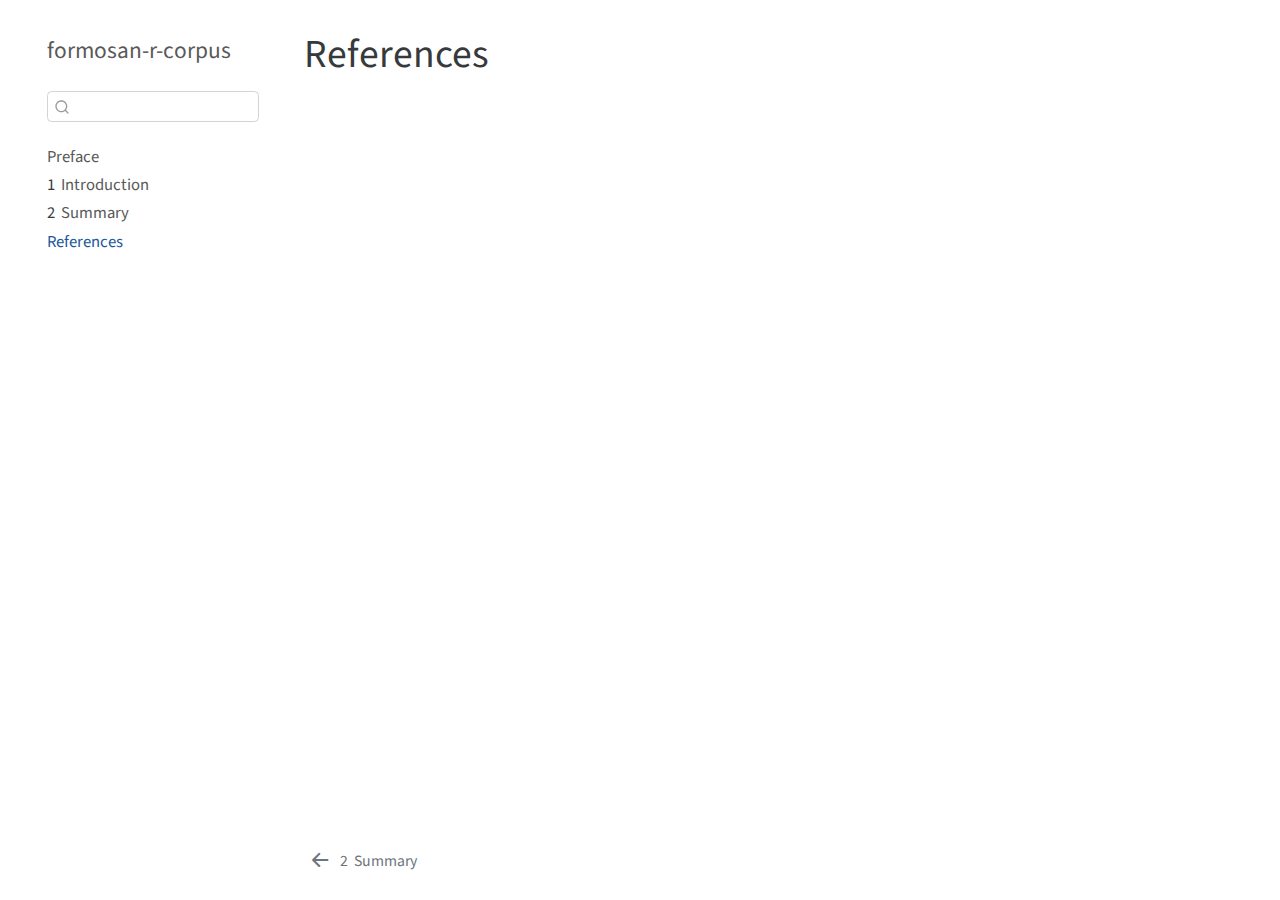
<file: _book/references.html>
<!DOCTYPE html>
<html xmlns="http://www.w3.org/1999/xhtml" lang="en" xml:lang="en"><head>

<meta charset="utf-8">
<meta name="generator" content="quarto-1.2.335">

<meta name="viewport" content="width=device-width, initial-scale=1.0, user-scalable=yes">


<title>formosan-r-corpus - References</title>
<style>
code{white-space: pre-wrap;}
span.smallcaps{font-variant: small-caps;}
div.columns{display: flex; gap: min(4vw, 1.5em);}
div.column{flex: auto; overflow-x: auto;}
div.hanging-indent{margin-left: 1.5em; text-indent: -1.5em;}
ul.task-list{list-style: none;}
ul.task-list li input[type="checkbox"] {
  width: 0.8em;
  margin: 0 0.8em 0.2em -1.6em;
  vertical-align: middle;
}
div.csl-bib-body { }
div.csl-entry {
  clear: both;
}
.hanging div.csl-entry {
  margin-left:2em;
  text-indent:-2em;
}
div.csl-left-margin {
  min-width:2em;
  float:left;
}
div.csl-right-inline {
  margin-left:2em;
  padding-left:1em;
}
div.csl-indent {
  margin-left: 2em;
}
</style>


<script src="site_libs/quarto-nav/quarto-nav.js"></script>
<script src="site_libs/quarto-nav/headroom.min.js"></script>
<script src="site_libs/clipboard/clipboard.min.js"></script>
<script src="site_libs/quarto-search/autocomplete.umd.js"></script>
<script src="site_libs/quarto-search/fuse.min.js"></script>
<script src="site_libs/quarto-search/quarto-search.js"></script>
<meta name="quarto:offset" content="./">
<link href="./summary.html" rel="prev">
<script src="site_libs/quarto-html/quarto.js"></script>
<script src="site_libs/quarto-html/popper.min.js"></script>
<script src="site_libs/quarto-html/tippy.umd.min.js"></script>
<script src="site_libs/quarto-html/anchor.min.js"></script>
<link href="site_libs/quarto-html/tippy.css" rel="stylesheet">
<link href="site_libs/quarto-html/quarto-syntax-highlighting.css" rel="stylesheet" id="quarto-text-highlighting-styles">
<script src="site_libs/bootstrap/bootstrap.min.js"></script>
<link href="site_libs/bootstrap/bootstrap-icons.css" rel="stylesheet">
<link href="site_libs/bootstrap/bootstrap.min.css" rel="stylesheet" id="quarto-bootstrap" data-mode="light">
<script id="quarto-search-options" type="application/json">{
  "location": "sidebar",
  "copy-button": false,
  "collapse-after": 3,
  "panel-placement": "start",
  "type": "textbox",
  "limit": 20,
  "language": {
    "search-no-results-text": "No results",
    "search-matching-documents-text": "matching documents",
    "search-copy-link-title": "Copy link to search",
    "search-hide-matches-text": "Hide additional matches",
    "search-more-match-text": "more match in this document",
    "search-more-matches-text": "more matches in this document",
    "search-clear-button-title": "Clear",
    "search-detached-cancel-button-title": "Cancel",
    "search-submit-button-title": "Submit"
  }
}</script>


</head>

<body class="nav-sidebar floating">

<div id="quarto-search-results"></div>
  <header id="quarto-header" class="headroom fixed-top">
  <nav class="quarto-secondary-nav" data-bs-toggle="collapse" data-bs-target="#quarto-sidebar" aria-controls="quarto-sidebar" aria-expanded="false" aria-label="Toggle sidebar navigation" onclick="if (window.quartoToggleHeadroom) { window.quartoToggleHeadroom(); }">
    <div class="container-fluid d-flex justify-content-between">
      <h1 class="quarto-secondary-nav-title">References</h1>
      <button type="button" class="quarto-btn-toggle btn" aria-label="Show secondary navigation">
        <i class="bi bi-chevron-right"></i>
      </button>
    </div>
  </nav>
</header>
<!-- content -->
<div id="quarto-content" class="quarto-container page-columns page-rows-contents page-layout-article">
<!-- sidebar -->
  <nav id="quarto-sidebar" class="sidebar collapse sidebar-navigation floating overflow-auto">
    <div class="pt-lg-2 mt-2 text-left sidebar-header">
    <div class="sidebar-title mb-0 py-0">
      <a href="./">formosan-r-corpus</a> 
    </div>
      </div>
      <div class="mt-2 flex-shrink-0 align-items-center">
        <div class="sidebar-search">
        <div id="quarto-search" class="" title="Search"></div>
        </div>
      </div>
    <div class="sidebar-menu-container"> 
    <ul class="list-unstyled mt-1">
        <li class="sidebar-item">
  <div class="sidebar-item-container"> 
  <a href="./index.html" class="sidebar-item-text sidebar-link">Preface</a>
  </div>
</li>
        <li class="sidebar-item">
  <div class="sidebar-item-container"> 
  <a href="./intro.html" class="sidebar-item-text sidebar-link"><span class="chapter-number">1</span>&nbsp; <span class="chapter-title">Introduction</span></a>
  </div>
</li>
        <li class="sidebar-item">
  <div class="sidebar-item-container"> 
  <a href="./summary.html" class="sidebar-item-text sidebar-link"><span class="chapter-number">2</span>&nbsp; <span class="chapter-title">Summary</span></a>
  </div>
</li>
        <li class="sidebar-item">
  <div class="sidebar-item-container"> 
  <a href="./references.html" class="sidebar-item-text sidebar-link active">References</a>
  </div>
</li>
    </ul>
    </div>
</nav>
<!-- margin-sidebar -->
    <div id="quarto-margin-sidebar" class="sidebar margin-sidebar">
        
    </div>
<!-- main -->
<main class="content" id="quarto-document-content">

<header id="title-block-header" class="quarto-title-block default">
<div class="quarto-title">
<h1 class="title d-none d-lg-block">References</h1>
</div>



<div class="quarto-title-meta">

    
  
    
  </div>
  

</header>

<div id="refs" role="doc-bibliography">

</div>



</main> <!-- /main -->
<script id="quarto-html-after-body" type="application/javascript">
window.document.addEventListener("DOMContentLoaded", function (event) {
  const toggleBodyColorMode = (bsSheetEl) => {
    const mode = bsSheetEl.getAttribute("data-mode");
    const bodyEl = window.document.querySelector("body");
    if (mode === "dark") {
      bodyEl.classList.add("quarto-dark");
      bodyEl.classList.remove("quarto-light");
    } else {
      bodyEl.classList.add("quarto-light");
      bodyEl.classList.remove("quarto-dark");
    }
  }
  const toggleBodyColorPrimary = () => {
    const bsSheetEl = window.document.querySelector("link#quarto-bootstrap");
    if (bsSheetEl) {
      toggleBodyColorMode(bsSheetEl);
    }
  }
  toggleBodyColorPrimary();  
  const icon = "";
  const anchorJS = new window.AnchorJS();
  anchorJS.options = {
    placement: 'right',
    icon: icon
  };
  anchorJS.add('.anchored');
  const clipboard = new window.ClipboardJS('.code-copy-button', {
    target: function(trigger) {
      return trigger.previousElementSibling;
    }
  });
  clipboard.on('success', function(e) {
    // button target
    const button = e.trigger;
    // don't keep focus
    button.blur();
    // flash "checked"
    button.classList.add('code-copy-button-checked');
    var currentTitle = button.getAttribute("title");
    button.setAttribute("title", "Copied!");
    let tooltip;
    if (window.bootstrap) {
      button.setAttribute("data-bs-toggle", "tooltip");
      button.setAttribute("data-bs-placement", "left");
      button.setAttribute("data-bs-title", "Copied!");
      tooltip = new bootstrap.Tooltip(button, 
        { trigger: "manual", 
          customClass: "code-copy-button-tooltip",
          offset: [0, -8]});
      tooltip.show();    
    }
    setTimeout(function() {
      if (tooltip) {
        tooltip.hide();
        button.removeAttribute("data-bs-title");
        button.removeAttribute("data-bs-toggle");
        button.removeAttribute("data-bs-placement");
      }
      button.setAttribute("title", currentTitle);
      button.classList.remove('code-copy-button-checked');
    }, 1000);
    // clear code selection
    e.clearSelection();
  });
  function tippyHover(el, contentFn) {
    const config = {
      allowHTML: true,
      content: contentFn,
      maxWidth: 500,
      delay: 100,
      arrow: false,
      appendTo: function(el) {
          return el.parentElement;
      },
      interactive: true,
      interactiveBorder: 10,
      theme: 'quarto',
      placement: 'bottom-start'
    };
    window.tippy(el, config); 
  }
  const noterefs = window.document.querySelectorAll('a[role="doc-noteref"]');
  for (var i=0; i<noterefs.length; i++) {
    const ref = noterefs[i];
    tippyHover(ref, function() {
      // use id or data attribute instead here
      let href = ref.getAttribute('data-footnote-href') || ref.getAttribute('href');
      try { href = new URL(href).hash; } catch {}
      const id = href.replace(/^#\/?/, "");
      const note = window.document.getElementById(id);
      return note.innerHTML;
    });
  }
  const findCites = (el) => {
    const parentEl = el.parentElement;
    if (parentEl) {
      const cites = parentEl.dataset.cites;
      if (cites) {
        return {
          el,
          cites: cites.split(' ')
        };
      } else {
        return findCites(el.parentElement)
      }
    } else {
      return undefined;
    }
  };
  var bibliorefs = window.document.querySelectorAll('a[role="doc-biblioref"]');
  for (var i=0; i<bibliorefs.length; i++) {
    const ref = bibliorefs[i];
    const citeInfo = findCites(ref);
    if (citeInfo) {
      tippyHover(citeInfo.el, function() {
        var popup = window.document.createElement('div');
        citeInfo.cites.forEach(function(cite) {
          var citeDiv = window.document.createElement('div');
          citeDiv.classList.add('hanging-indent');
          citeDiv.classList.add('csl-entry');
          var biblioDiv = window.document.getElementById('ref-' + cite);
          if (biblioDiv) {
            citeDiv.innerHTML = biblioDiv.innerHTML;
          }
          popup.appendChild(citeDiv);
        });
        return popup.innerHTML;
      });
    }
  }
});
</script>
<nav class="page-navigation">
  <div class="nav-page nav-page-previous">
      <a href="./summary.html" class="pagination-link">
        <i class="bi bi-arrow-left-short"></i> <span class="nav-page-text"><span class="chapter-number">2</span>&nbsp; <span class="chapter-title">Summary</span></span>
      </a>          
  </div>
  <div class="nav-page nav-page-next">
  </div>
</nav>
</div> <!-- /content -->



</body></html>
</file>
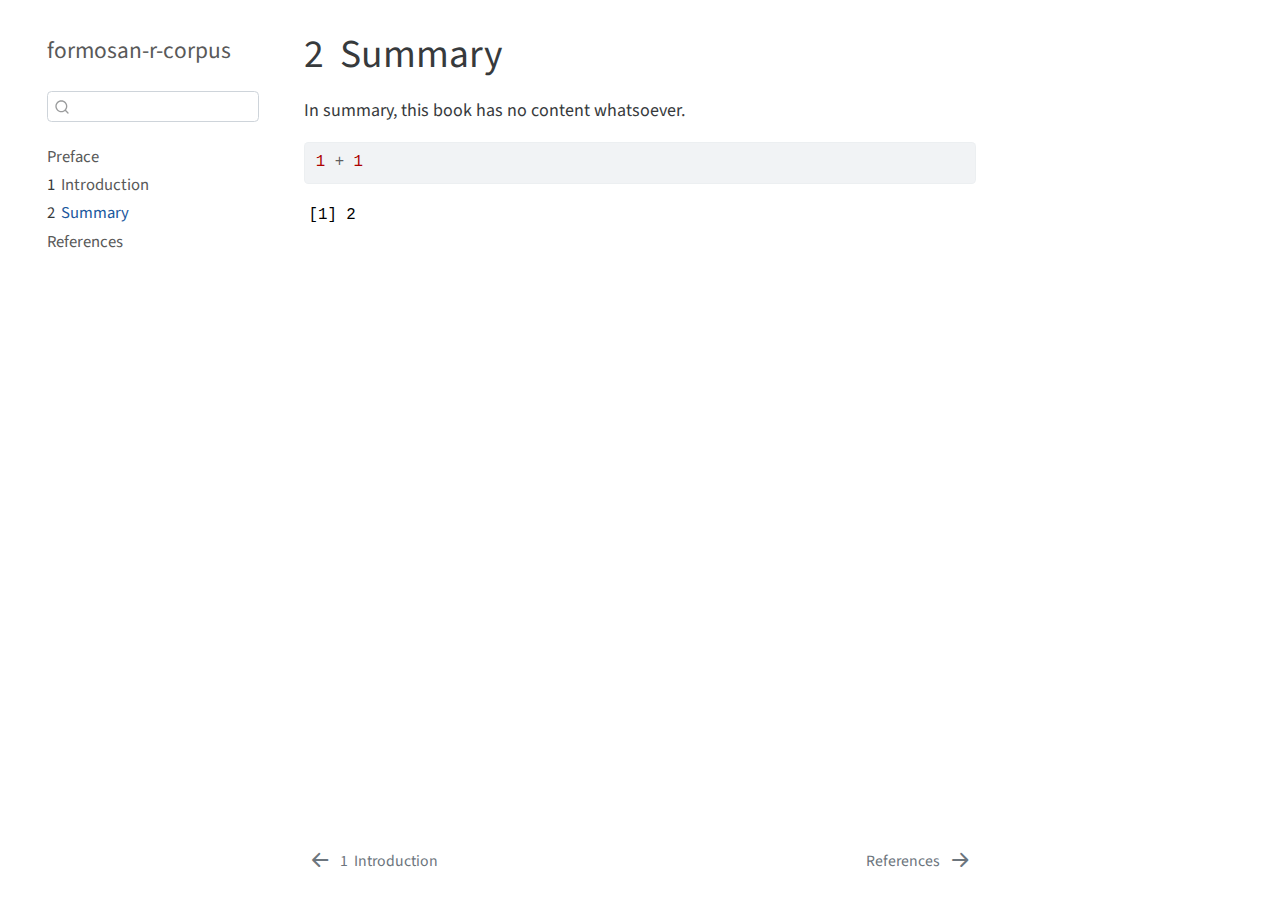
<file: _book/summary.html>
<!DOCTYPE html>
<html xmlns="http://www.w3.org/1999/xhtml" lang="en" xml:lang="en"><head>

<meta charset="utf-8">
<meta name="generator" content="quarto-1.2.335">

<meta name="viewport" content="width=device-width, initial-scale=1.0, user-scalable=yes">


<title>formosan-r-corpus - 2&nbsp; Summary</title>
<style>
code{white-space: pre-wrap;}
span.smallcaps{font-variant: small-caps;}
div.columns{display: flex; gap: min(4vw, 1.5em);}
div.column{flex: auto; overflow-x: auto;}
div.hanging-indent{margin-left: 1.5em; text-indent: -1.5em;}
ul.task-list{list-style: none;}
ul.task-list li input[type="checkbox"] {
  width: 0.8em;
  margin: 0 0.8em 0.2em -1.6em;
  vertical-align: middle;
}
pre > code.sourceCode { white-space: pre; position: relative; }
pre > code.sourceCode > span { display: inline-block; line-height: 1.25; }
pre > code.sourceCode > span:empty { height: 1.2em; }
.sourceCode { overflow: visible; }
code.sourceCode > span { color: inherit; text-decoration: inherit; }
div.sourceCode { margin: 1em 0; }
pre.sourceCode { margin: 0; }
@media screen {
div.sourceCode { overflow: auto; }
}
@media print {
pre > code.sourceCode { white-space: pre-wrap; }
pre > code.sourceCode > span { text-indent: -5em; padding-left: 5em; }
}
pre.numberSource code
  { counter-reset: source-line 0; }
pre.numberSource code > span
  { position: relative; left: -4em; counter-increment: source-line; }
pre.numberSource code > span > a:first-child::before
  { content: counter(source-line);
    position: relative; left: -1em; text-align: right; vertical-align: baseline;
    border: none; display: inline-block;
    -webkit-touch-callout: none; -webkit-user-select: none;
    -khtml-user-select: none; -moz-user-select: none;
    -ms-user-select: none; user-select: none;
    padding: 0 4px; width: 4em;
    color: #aaaaaa;
  }
pre.numberSource { margin-left: 3em; border-left: 1px solid #aaaaaa;  padding-left: 4px; }
div.sourceCode
  {   }
@media screen {
pre > code.sourceCode > span > a:first-child::before { text-decoration: underline; }
}
code span.al { color: #ff0000; font-weight: bold; } /* Alert */
code span.an { color: #60a0b0; font-weight: bold; font-style: italic; } /* Annotation */
code span.at { color: #7d9029; } /* Attribute */
code span.bn { color: #40a070; } /* BaseN */
code span.bu { color: #008000; } /* BuiltIn */
code span.cf { color: #007020; font-weight: bold; } /* ControlFlow */
code span.ch { color: #4070a0; } /* Char */
code span.cn { color: #880000; } /* Constant */
code span.co { color: #60a0b0; font-style: italic; } /* Comment */
code span.cv { color: #60a0b0; font-weight: bold; font-style: italic; } /* CommentVar */
code span.do { color: #ba2121; font-style: italic; } /* Documentation */
code span.dt { color: #902000; } /* DataType */
code span.dv { color: #40a070; } /* DecVal */
code span.er { color: #ff0000; font-weight: bold; } /* Error */
code span.ex { } /* Extension */
code span.fl { color: #40a070; } /* Float */
code span.fu { color: #06287e; } /* Function */
code span.im { color: #008000; font-weight: bold; } /* Import */
code span.in { color: #60a0b0; font-weight: bold; font-style: italic; } /* Information */
code span.kw { color: #007020; font-weight: bold; } /* Keyword */
code span.op { color: #666666; } /* Operator */
code span.ot { color: #007020; } /* Other */
code span.pp { color: #bc7a00; } /* Preprocessor */
code span.sc { color: #4070a0; } /* SpecialChar */
code span.ss { color: #bb6688; } /* SpecialString */
code span.st { color: #4070a0; } /* String */
code span.va { color: #19177c; } /* Variable */
code span.vs { color: #4070a0; } /* VerbatimString */
code span.wa { color: #60a0b0; font-weight: bold; font-style: italic; } /* Warning */
</style>


<script src="site_libs/quarto-nav/quarto-nav.js"></script>
<script src="site_libs/quarto-nav/headroom.min.js"></script>
<script src="site_libs/clipboard/clipboard.min.js"></script>
<script src="site_libs/quarto-search/autocomplete.umd.js"></script>
<script src="site_libs/quarto-search/fuse.min.js"></script>
<script src="site_libs/quarto-search/quarto-search.js"></script>
<meta name="quarto:offset" content="./">
<link href="./references.html" rel="next">
<link href="./intro.html" rel="prev">
<script src="site_libs/quarto-html/quarto.js"></script>
<script src="site_libs/quarto-html/popper.min.js"></script>
<script src="site_libs/quarto-html/tippy.umd.min.js"></script>
<script src="site_libs/quarto-html/anchor.min.js"></script>
<link href="site_libs/quarto-html/tippy.css" rel="stylesheet">
<link href="site_libs/quarto-html/quarto-syntax-highlighting.css" rel="stylesheet" id="quarto-text-highlighting-styles">
<script src="site_libs/bootstrap/bootstrap.min.js"></script>
<link href="site_libs/bootstrap/bootstrap-icons.css" rel="stylesheet">
<link href="site_libs/bootstrap/bootstrap.min.css" rel="stylesheet" id="quarto-bootstrap" data-mode="light">
<script id="quarto-search-options" type="application/json">{
  "location": "sidebar",
  "copy-button": false,
  "collapse-after": 3,
  "panel-placement": "start",
  "type": "textbox",
  "limit": 20,
  "language": {
    "search-no-results-text": "No results",
    "search-matching-documents-text": "matching documents",
    "search-copy-link-title": "Copy link to search",
    "search-hide-matches-text": "Hide additional matches",
    "search-more-match-text": "more match in this document",
    "search-more-matches-text": "more matches in this document",
    "search-clear-button-title": "Clear",
    "search-detached-cancel-button-title": "Cancel",
    "search-submit-button-title": "Submit"
  }
}</script>


</head>

<body class="nav-sidebar floating">

<div id="quarto-search-results"></div>
  <header id="quarto-header" class="headroom fixed-top">
  <nav class="quarto-secondary-nav" data-bs-toggle="collapse" data-bs-target="#quarto-sidebar" aria-controls="quarto-sidebar" aria-expanded="false" aria-label="Toggle sidebar navigation" onclick="if (window.quartoToggleHeadroom) { window.quartoToggleHeadroom(); }">
    <div class="container-fluid d-flex justify-content-between">
      <h1 class="quarto-secondary-nav-title"><span class="chapter-number">2</span>&nbsp; <span class="chapter-title">Summary</span></h1>
      <button type="button" class="quarto-btn-toggle btn" aria-label="Show secondary navigation">
        <i class="bi bi-chevron-right"></i>
      </button>
    </div>
  </nav>
</header>
<!-- content -->
<div id="quarto-content" class="quarto-container page-columns page-rows-contents page-layout-article">
<!-- sidebar -->
  <nav id="quarto-sidebar" class="sidebar collapse sidebar-navigation floating overflow-auto">
    <div class="pt-lg-2 mt-2 text-left sidebar-header">
    <div class="sidebar-title mb-0 py-0">
      <a href="./">formosan-r-corpus</a> 
    </div>
      </div>
      <div class="mt-2 flex-shrink-0 align-items-center">
        <div class="sidebar-search">
        <div id="quarto-search" class="" title="Search"></div>
        </div>
      </div>
    <div class="sidebar-menu-container"> 
    <ul class="list-unstyled mt-1">
        <li class="sidebar-item">
  <div class="sidebar-item-container"> 
  <a href="./index.html" class="sidebar-item-text sidebar-link">Preface</a>
  </div>
</li>
        <li class="sidebar-item">
  <div class="sidebar-item-container"> 
  <a href="./intro.html" class="sidebar-item-text sidebar-link"><span class="chapter-number">1</span>&nbsp; <span class="chapter-title">Introduction</span></a>
  </div>
</li>
        <li class="sidebar-item">
  <div class="sidebar-item-container"> 
  <a href="./summary.html" class="sidebar-item-text sidebar-link active"><span class="chapter-number">2</span>&nbsp; <span class="chapter-title">Summary</span></a>
  </div>
</li>
        <li class="sidebar-item">
  <div class="sidebar-item-container"> 
  <a href="./references.html" class="sidebar-item-text sidebar-link">References</a>
  </div>
</li>
    </ul>
    </div>
</nav>
<!-- margin-sidebar -->
    <div id="quarto-margin-sidebar" class="sidebar margin-sidebar">
        
    </div>
<!-- main -->
<main class="content" id="quarto-document-content">

<header id="title-block-header" class="quarto-title-block default">
<div class="quarto-title">
<h1 class="title d-none d-lg-block"><span class="chapter-number">2</span>&nbsp; <span class="chapter-title">Summary</span></h1>
</div>



<div class="quarto-title-meta">

    
  
    
  </div>
  

</header>

<p>In summary, this book has no content whatsoever.</p>
<div class="cell">
<div class="sourceCode cell-code" id="cb1"><pre class="sourceCode r code-with-copy"><code class="sourceCode r"><span id="cb1-1"><a href="#cb1-1" aria-hidden="true" tabindex="-1"></a><span class="dv">1</span> <span class="sc">+</span> <span class="dv">1</span></span></code><button title="Copy to Clipboard" class="code-copy-button"><i class="bi"></i></button></pre></div>
<div class="cell-output cell-output-stdout">
<pre><code>[1] 2</code></pre>
</div>
</div>



</main> <!-- /main -->
<script id="quarto-html-after-body" type="application/javascript">
window.document.addEventListener("DOMContentLoaded", function (event) {
  const toggleBodyColorMode = (bsSheetEl) => {
    const mode = bsSheetEl.getAttribute("data-mode");
    const bodyEl = window.document.querySelector("body");
    if (mode === "dark") {
      bodyEl.classList.add("quarto-dark");
      bodyEl.classList.remove("quarto-light");
    } else {
      bodyEl.classList.add("quarto-light");
      bodyEl.classList.remove("quarto-dark");
    }
  }
  const toggleBodyColorPrimary = () => {
    const bsSheetEl = window.document.querySelector("link#quarto-bootstrap");
    if (bsSheetEl) {
      toggleBodyColorMode(bsSheetEl);
    }
  }
  toggleBodyColorPrimary();  
  const icon = "";
  const anchorJS = new window.AnchorJS();
  anchorJS.options = {
    placement: 'right',
    icon: icon
  };
  anchorJS.add('.anchored');
  const clipboard = new window.ClipboardJS('.code-copy-button', {
    target: function(trigger) {
      return trigger.previousElementSibling;
    }
  });
  clipboard.on('success', function(e) {
    // button target
    const button = e.trigger;
    // don't keep focus
    button.blur();
    // flash "checked"
    button.classList.add('code-copy-button-checked');
    var currentTitle = button.getAttribute("title");
    button.setAttribute("title", "Copied!");
    let tooltip;
    if (window.bootstrap) {
      button.setAttribute("data-bs-toggle", "tooltip");
      button.setAttribute("data-bs-placement", "left");
      button.setAttribute("data-bs-title", "Copied!");
      tooltip = new bootstrap.Tooltip(button, 
        { trigger: "manual", 
          customClass: "code-copy-button-tooltip",
          offset: [0, -8]});
      tooltip.show();    
    }
    setTimeout(function() {
      if (tooltip) {
        tooltip.hide();
        button.removeAttribute("data-bs-title");
        button.removeAttribute("data-bs-toggle");
        button.removeAttribute("data-bs-placement");
      }
      button.setAttribute("title", currentTitle);
      button.classList.remove('code-copy-button-checked');
    }, 1000);
    // clear code selection
    e.clearSelection();
  });
  function tippyHover(el, contentFn) {
    const config = {
      allowHTML: true,
      content: contentFn,
      maxWidth: 500,
      delay: 100,
      arrow: false,
      appendTo: function(el) {
          return el.parentElement;
      },
      interactive: true,
      interactiveBorder: 10,
      theme: 'quarto',
      placement: 'bottom-start'
    };
    window.tippy(el, config); 
  }
  const noterefs = window.document.querySelectorAll('a[role="doc-noteref"]');
  for (var i=0; i<noterefs.length; i++) {
    const ref = noterefs[i];
    tippyHover(ref, function() {
      // use id or data attribute instead here
      let href = ref.getAttribute('data-footnote-href') || ref.getAttribute('href');
      try { href = new URL(href).hash; } catch {}
      const id = href.replace(/^#\/?/, "");
      const note = window.document.getElementById(id);
      return note.innerHTML;
    });
  }
  const findCites = (el) => {
    const parentEl = el.parentElement;
    if (parentEl) {
      const cites = parentEl.dataset.cites;
      if (cites) {
        return {
          el,
          cites: cites.split(' ')
        };
      } else {
        return findCites(el.parentElement)
      }
    } else {
      return undefined;
    }
  };
  var bibliorefs = window.document.querySelectorAll('a[role="doc-biblioref"]');
  for (var i=0; i<bibliorefs.length; i++) {
    const ref = bibliorefs[i];
    const citeInfo = findCites(ref);
    if (citeInfo) {
      tippyHover(citeInfo.el, function() {
        var popup = window.document.createElement('div');
        citeInfo.cites.forEach(function(cite) {
          var citeDiv = window.document.createElement('div');
          citeDiv.classList.add('hanging-indent');
          citeDiv.classList.add('csl-entry');
          var biblioDiv = window.document.getElementById('ref-' + cite);
          if (biblioDiv) {
            citeDiv.innerHTML = biblioDiv.innerHTML;
          }
          popup.appendChild(citeDiv);
        });
        return popup.innerHTML;
      });
    }
  }
});
</script>
<nav class="page-navigation">
  <div class="nav-page nav-page-previous">
      <a href="./intro.html" class="pagination-link">
        <i class="bi bi-arrow-left-short"></i> <span class="nav-page-text"><span class="chapter-number">1</span>&nbsp; <span class="chapter-title">Introduction</span></span>
      </a>          
  </div>
  <div class="nav-page nav-page-next">
      <a href="./references.html" class="pagination-link">
        <span class="nav-page-text">References</span> <i class="bi bi-arrow-right-short"></i>
      </a>
  </div>
</nav>
</div> <!-- /content -->



</body></html>
</file>
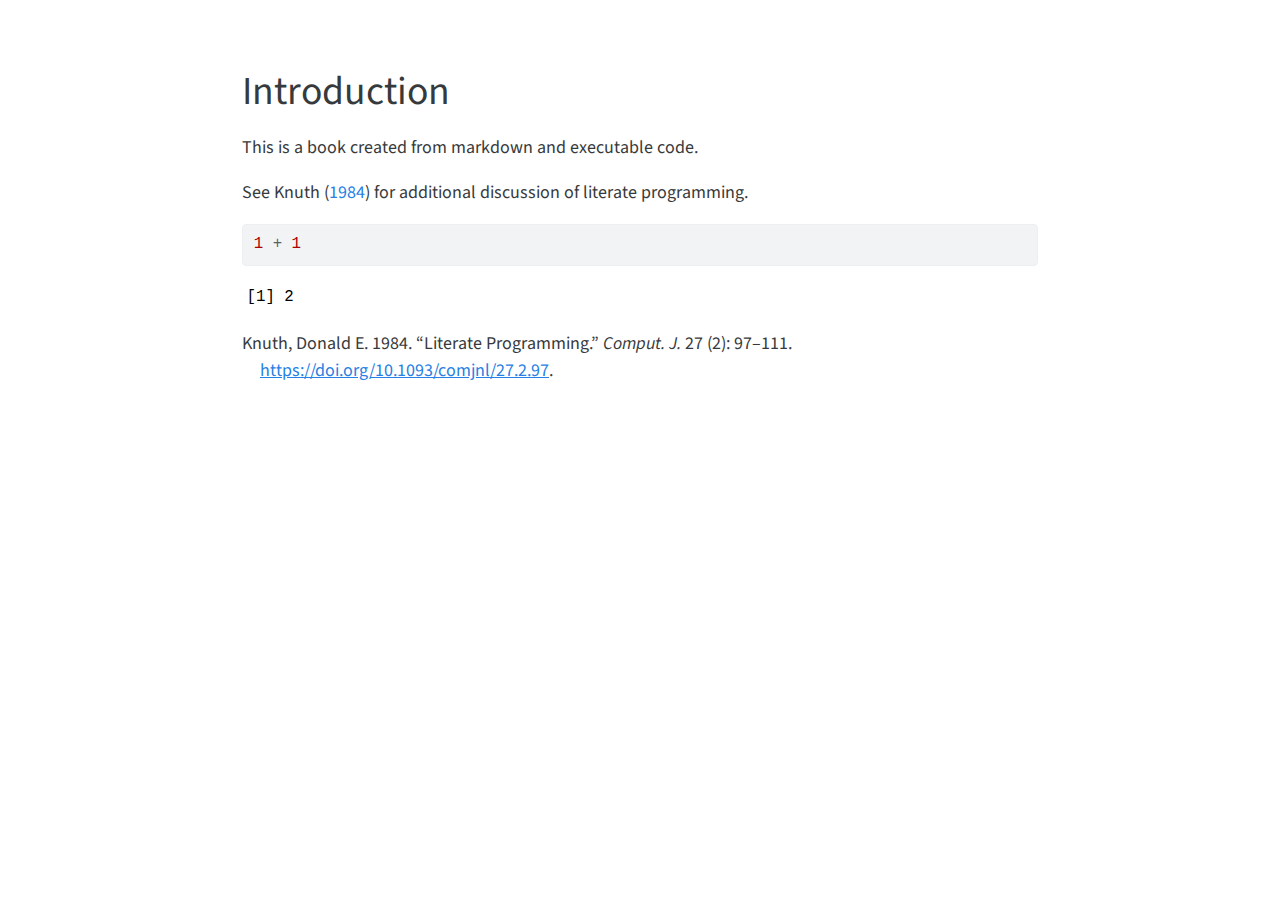
<file: docs/intro.html>
<!DOCTYPE html>
<html xmlns="http://www.w3.org/1999/xhtml" lang="en" xml:lang="en"><head>

<meta charset="utf-8">
<meta name="generator" content="quarto-1.2.335">

<meta name="viewport" content="width=device-width, initial-scale=1.0, user-scalable=yes">


<title>intro</title>
<style>
code{white-space: pre-wrap;}
span.smallcaps{font-variant: small-caps;}
div.columns{display: flex; gap: min(4vw, 1.5em);}
div.column{flex: auto; overflow-x: auto;}
div.hanging-indent{margin-left: 1.5em; text-indent: -1.5em;}
ul.task-list{list-style: none;}
ul.task-list li input[type="checkbox"] {
  width: 0.8em;
  margin: 0 0.8em 0.2em -1.6em;
  vertical-align: middle;
}
pre > code.sourceCode { white-space: pre; position: relative; }
pre > code.sourceCode > span { display: inline-block; line-height: 1.25; }
pre > code.sourceCode > span:empty { height: 1.2em; }
.sourceCode { overflow: visible; }
code.sourceCode > span { color: inherit; text-decoration: inherit; }
div.sourceCode { margin: 1em 0; }
pre.sourceCode { margin: 0; }
@media screen {
div.sourceCode { overflow: auto; }
}
@media print {
pre > code.sourceCode { white-space: pre-wrap; }
pre > code.sourceCode > span { text-indent: -5em; padding-left: 5em; }
}
pre.numberSource code
  { counter-reset: source-line 0; }
pre.numberSource code > span
  { position: relative; left: -4em; counter-increment: source-line; }
pre.numberSource code > span > a:first-child::before
  { content: counter(source-line);
    position: relative; left: -1em; text-align: right; vertical-align: baseline;
    border: none; display: inline-block;
    -webkit-touch-callout: none; -webkit-user-select: none;
    -khtml-user-select: none; -moz-user-select: none;
    -ms-user-select: none; user-select: none;
    padding: 0 4px; width: 4em;
    color: #aaaaaa;
  }
pre.numberSource { margin-left: 3em; border-left: 1px solid #aaaaaa;  padding-left: 4px; }
div.sourceCode
  {   }
@media screen {
pre > code.sourceCode > span > a:first-child::before { text-decoration: underline; }
}
code span.al { color: #ff0000; font-weight: bold; } /* Alert */
code span.an { color: #60a0b0; font-weight: bold; font-style: italic; } /* Annotation */
code span.at { color: #7d9029; } /* Attribute */
code span.bn { color: #40a070; } /* BaseN */
code span.bu { color: #008000; } /* BuiltIn */
code span.cf { color: #007020; font-weight: bold; } /* ControlFlow */
code span.ch { color: #4070a0; } /* Char */
code span.cn { color: #880000; } /* Constant */
code span.co { color: #60a0b0; font-style: italic; } /* Comment */
code span.cv { color: #60a0b0; font-weight: bold; font-style: italic; } /* CommentVar */
code span.do { color: #ba2121; font-style: italic; } /* Documentation */
code span.dt { color: #902000; } /* DataType */
code span.dv { color: #40a070; } /* DecVal */
code span.er { color: #ff0000; font-weight: bold; } /* Error */
code span.ex { } /* Extension */
code span.fl { color: #40a070; } /* Float */
code span.fu { color: #06287e; } /* Function */
code span.im { color: #008000; font-weight: bold; } /* Import */
code span.in { color: #60a0b0; font-weight: bold; font-style: italic; } /* Information */
code span.kw { color: #007020; font-weight: bold; } /* Keyword */
code span.op { color: #666666; } /* Operator */
code span.ot { color: #007020; } /* Other */
code span.pp { color: #bc7a00; } /* Preprocessor */
code span.sc { color: #4070a0; } /* SpecialChar */
code span.ss { color: #bb6688; } /* SpecialString */
code span.st { color: #4070a0; } /* String */
code span.va { color: #19177c; } /* Variable */
code span.vs { color: #4070a0; } /* VerbatimString */
code span.wa { color: #60a0b0; font-weight: bold; font-style: italic; } /* Warning */
div.csl-bib-body { }
div.csl-entry {
  clear: both;
}
.hanging div.csl-entry {
  margin-left:2em;
  text-indent:-2em;
}
div.csl-left-margin {
  min-width:2em;
  float:left;
}
div.csl-right-inline {
  margin-left:2em;
  padding-left:1em;
}
div.csl-indent {
  margin-left: 2em;
}
</style>


<script src="site_libs/quarto-nav/quarto-nav.js"></script>
<script src="site_libs/clipboard/clipboard.min.js"></script>
<script src="site_libs/quarto-search/autocomplete.umd.js"></script>
<script src="site_libs/quarto-search/fuse.min.js"></script>
<script src="site_libs/quarto-search/quarto-search.js"></script>
<meta name="quarto:offset" content="./">
<script src="site_libs/quarto-html/quarto.js"></script>
<script src="site_libs/quarto-html/popper.min.js"></script>
<script src="site_libs/quarto-html/tippy.umd.min.js"></script>
<script src="site_libs/quarto-html/anchor.min.js"></script>
<link href="site_libs/quarto-html/tippy.css" rel="stylesheet">
<link href="site_libs/quarto-html/quarto-syntax-highlighting.css" rel="stylesheet" id="quarto-text-highlighting-styles">
<script src="site_libs/bootstrap/bootstrap.min.js"></script>
<link href="site_libs/bootstrap/bootstrap-icons.css" rel="stylesheet">
<link href="site_libs/bootstrap/bootstrap.min.css" rel="stylesheet" id="quarto-bootstrap" data-mode="light">
<script id="quarto-search-options" type="application/json">{
  "location": "sidebar",
  "copy-button": false,
  "collapse-after": 3,
  "panel-placement": "start",
  "type": "textbox",
  "limit": 20,
  "language": {
    "search-no-results-text": "No results",
    "search-matching-documents-text": "matching documents",
    "search-copy-link-title": "Copy link to search",
    "search-hide-matches-text": "Hide additional matches",
    "search-more-match-text": "more match in this document",
    "search-more-matches-text": "more matches in this document",
    "search-clear-button-title": "Clear",
    "search-detached-cancel-button-title": "Cancel",
    "search-submit-button-title": "Submit"
  }
}</script>


</head>

<body class="fullcontent">

<div id="quarto-search-results"></div>
<!-- content -->
<div id="quarto-content" class="quarto-container page-columns page-rows-contents page-layout-article">
<!-- sidebar -->
<!-- margin-sidebar -->
    
<!-- main -->
<main class="content" id="quarto-document-content">



<section id="introduction" class="level1">
<h1>Introduction</h1>
<p>This is a book created from markdown and executable code.</p>
<p>See <span class="citation" data-cites="knuth84">Knuth (<a href="#ref-knuth84" role="doc-biblioref">1984</a>)</span> for additional discussion of literate programming.</p>
<div class="cell">
<div class="sourceCode cell-code" id="cb1"><pre class="sourceCode r code-with-copy"><code class="sourceCode r"><span id="cb1-1"><a href="#cb1-1" aria-hidden="true" tabindex="-1"></a><span class="dv">1</span> <span class="sc">+</span> <span class="dv">1</span></span></code><button title="Copy to Clipboard" class="code-copy-button"><i class="bi"></i></button></pre></div>
<div class="cell-output cell-output-stdout">
<pre><code>[1] 2</code></pre>
</div>
</div>


<div id="refs" class="references csl-bib-body hanging-indent" role="doc-bibliography">
<div id="ref-knuth84" class="csl-entry" role="doc-biblioentry">
Knuth, Donald E. 1984. <span>“Literate Programming.”</span> <em>Comput. J.</em> 27 (2): 97–111. <a href="https://doi.org/10.1093/comjnl/27.2.97">https://doi.org/10.1093/comjnl/27.2.97</a>.
</div>
</div>
</section>

</main> <!-- /main -->
<script id="quarto-html-after-body" type="application/javascript">
window.document.addEventListener("DOMContentLoaded", function (event) {
  const toggleBodyColorMode = (bsSheetEl) => {
    const mode = bsSheetEl.getAttribute("data-mode");
    const bodyEl = window.document.querySelector("body");
    if (mode === "dark") {
      bodyEl.classList.add("quarto-dark");
      bodyEl.classList.remove("quarto-light");
    } else {
      bodyEl.classList.add("quarto-light");
      bodyEl.classList.remove("quarto-dark");
    }
  }
  const toggleBodyColorPrimary = () => {
    const bsSheetEl = window.document.querySelector("link#quarto-bootstrap");
    if (bsSheetEl) {
      toggleBodyColorMode(bsSheetEl);
    }
  }
  toggleBodyColorPrimary();  
  const icon = "";
  const anchorJS = new window.AnchorJS();
  anchorJS.options = {
    placement: 'right',
    icon: icon
  };
  anchorJS.add('.anchored');
  const clipboard = new window.ClipboardJS('.code-copy-button', {
    target: function(trigger) {
      return trigger.previousElementSibling;
    }
  });
  clipboard.on('success', function(e) {
    // button target
    const button = e.trigger;
    // don't keep focus
    button.blur();
    // flash "checked"
    button.classList.add('code-copy-button-checked');
    var currentTitle = button.getAttribute("title");
    button.setAttribute("title", "Copied!");
    let tooltip;
    if (window.bootstrap) {
      button.setAttribute("data-bs-toggle", "tooltip");
      button.setAttribute("data-bs-placement", "left");
      button.setAttribute("data-bs-title", "Copied!");
      tooltip = new bootstrap.Tooltip(button, 
        { trigger: "manual", 
          customClass: "code-copy-button-tooltip",
          offset: [0, -8]});
      tooltip.show();    
    }
    setTimeout(function() {
      if (tooltip) {
        tooltip.hide();
        button.removeAttribute("data-bs-title");
        button.removeAttribute("data-bs-toggle");
        button.removeAttribute("data-bs-placement");
      }
      button.setAttribute("title", currentTitle);
      button.classList.remove('code-copy-button-checked');
    }, 1000);
    // clear code selection
    e.clearSelection();
  });
  function tippyHover(el, contentFn) {
    const config = {
      allowHTML: true,
      content: contentFn,
      maxWidth: 500,
      delay: 100,
      arrow: false,
      appendTo: function(el) {
          return el.parentElement;
      },
      interactive: true,
      interactiveBorder: 10,
      theme: 'quarto',
      placement: 'bottom-start'
    };
    window.tippy(el, config); 
  }
  const noterefs = window.document.querySelectorAll('a[role="doc-noteref"]');
  for (var i=0; i<noterefs.length; i++) {
    const ref = noterefs[i];
    tippyHover(ref, function() {
      // use id or data attribute instead here
      let href = ref.getAttribute('data-footnote-href') || ref.getAttribute('href');
      try { href = new URL(href).hash; } catch {}
      const id = href.replace(/^#\/?/, "");
      const note = window.document.getElementById(id);
      return note.innerHTML;
    });
  }
  const findCites = (el) => {
    const parentEl = el.parentElement;
    if (parentEl) {
      const cites = parentEl.dataset.cites;
      if (cites) {
        return {
          el,
          cites: cites.split(' ')
        };
      } else {
        return findCites(el.parentElement)
      }
    } else {
      return undefined;
    }
  };
  var bibliorefs = window.document.querySelectorAll('a[role="doc-biblioref"]');
  for (var i=0; i<bibliorefs.length; i++) {
    const ref = bibliorefs[i];
    const citeInfo = findCites(ref);
    if (citeInfo) {
      tippyHover(citeInfo.el, function() {
        var popup = window.document.createElement('div');
        citeInfo.cites.forEach(function(cite) {
          var citeDiv = window.document.createElement('div');
          citeDiv.classList.add('hanging-indent');
          citeDiv.classList.add('csl-entry');
          var biblioDiv = window.document.getElementById('ref-' + cite);
          if (biblioDiv) {
            citeDiv.innerHTML = biblioDiv.innerHTML;
          }
          popup.appendChild(citeDiv);
        });
        return popup.innerHTML;
      });
    }
  }
});
</script>
</div> <!-- /content -->



</body></html>
</file>
<file: _book/site_libs/quarto-html/tippy.css>
.tippy-box[data-animation=fade][data-state=hidden]{opacity:0}[data-tippy-root]{max-width:calc(100vw - 10px)}.tippy-box{position:relative;background-color:#333;color:#fff;border-radius:4px;font-size:14px;line-height:1.4;white-space:normal;outline:0;transition-property:transform,visibility,opacity}.tippy-box[data-placement^=top]>.tippy-arrow{bottom:0}.tippy-box[data-placement^=top]>.tippy-arrow:before{bottom:-7px;left:0;border-width:8px 8px 0;border-top-color:initial;transform-origin:center top}.tippy-box[data-placement^=bottom]>.tippy-arrow{top:0}.tippy-box[data-placement^=bottom]>.tippy-arrow:before{top:-7px;left:0;border-width:0 8px 8px;border-bottom-color:initial;transform-origin:center bottom}.tippy-box[data-placement^=left]>.tippy-arrow{right:0}.tippy-box[data-placement^=left]>.tippy-arrow:before{border-width:8px 0 8px 8px;border-left-color:initial;right:-7px;transform-origin:center left}.tippy-box[data-placement^=right]>.tippy-arrow{left:0}.tippy-box[data-placement^=right]>.tippy-arrow:before{left:-7px;border-width:8px 8px 8px 0;border-right-color:initial;transform-origin:center right}.tippy-box[data-inertia][data-state=visible]{transition-timing-function:cubic-bezier(.54,1.5,.38,1.11)}.tippy-arrow{width:16px;height:16px;color:#333}.tippy-arrow:before{content:"";position:absolute;border-color:transparent;border-style:solid}.tippy-content{position:relative;padding:5px 9px;z-index:1}
</file>
<file: _book/site_libs/quarto-html/quarto-syntax-highlighting.css>
/* quarto syntax highlight colors */
:root {
  --quarto-hl-ot-color: #003B4F;
  --quarto-hl-at-color: #657422;
  --quarto-hl-ss-color: #20794D;
  --quarto-hl-an-color: #5E5E5E;
  --quarto-hl-fu-color: #4758AB;
  --quarto-hl-st-color: #20794D;
  --quarto-hl-cf-color: #003B4F;
  --quarto-hl-op-color: #5E5E5E;
  --quarto-hl-er-color: #AD0000;
  --quarto-hl-bn-color: #AD0000;
  --quarto-hl-al-color: #AD0000;
  --quarto-hl-va-color: #111111;
  --quarto-hl-bu-color: inherit;
  --quarto-hl-ex-color: inherit;
  --quarto-hl-pp-color: #AD0000;
  --quarto-hl-in-color: #5E5E5E;
  --quarto-hl-vs-color: #20794D;
  --quarto-hl-wa-color: #5E5E5E;
  --quarto-hl-do-color: #5E5E5E;
  --quarto-hl-im-color: #00769E;
  --quarto-hl-ch-color: #20794D;
  --quarto-hl-dt-color: #AD0000;
  --quarto-hl-fl-color: #AD0000;
  --quarto-hl-co-color: #5E5E5E;
  --quarto-hl-cv-color: #5E5E5E;
  --quarto-hl-cn-color: #8f5902;
  --quarto-hl-sc-color: #5E5E5E;
  --quarto-hl-dv-color: #AD0000;
  --quarto-hl-kw-color: #003B4F;
}

/* other quarto variables */
:root {
  --quarto-font-monospace: SFMono-Regular, Menlo, Monaco, Consolas, "Liberation Mono", "Courier New", monospace;
}

pre > code.sourceCode > span {
  color: #003B4F;
}

code span {
  color: #003B4F;
}

code.sourceCode > span {
  color: #003B4F;
}

div.sourceCode,
div.sourceCode pre.sourceCode {
  color: #003B4F;
}

code span.ot {
  color: #003B4F;
}

code span.at {
  color: #657422;
}

code span.ss {
  color: #20794D;
}

code span.an {
  color: #5E5E5E;
}

code span.fu {
  color: #4758AB;
}

code span.st {
  color: #20794D;
}

code span.cf {
  color: #003B4F;
}

code span.op {
  color: #5E5E5E;
}

code span.er {
  color: #AD0000;
}

code span.bn {
  color: #AD0000;
}

code span.al {
  color: #AD0000;
}

code span.va {
  color: #111111;
}

code span.pp {
  color: #AD0000;
}

code span.in {
  color: #5E5E5E;
}

code span.vs {
  color: #20794D;
}

code span.wa {
  color: #5E5E5E;
  font-style: italic;
}

code span.do {
  color: #5E5E5E;
  font-style: italic;
}

code span.im {
  color: #00769E;
}

code span.ch {
  color: #20794D;
}

code span.dt {
  color: #AD0000;
}

code span.fl {
  color: #AD0000;
}

code span.co {
  color: #5E5E5E;
}

code span.cv {
  color: #5E5E5E;
  font-style: italic;
}

code span.cn {
  color: #8f5902;
}

code span.sc {
  color: #5E5E5E;
}

code span.dv {
  color: #AD0000;
}

code span.kw {
  color: #003B4F;
}

.prevent-inlining {
  content: "</";
}

/*# sourceMappingURL=debc5d5d77c3f9108843748ff7464032.css.map */
</file>
<file: docs/site_libs/quarto-html/tippy.css>
.tippy-box[data-animation=fade][data-state=hidden]{opacity:0}[data-tippy-root]{max-width:calc(100vw - 10px)}.tippy-box{position:relative;background-color:#333;color:#fff;border-radius:4px;font-size:14px;line-height:1.4;white-space:normal;outline:0;transition-property:transform,visibility,opacity}.tippy-box[data-placement^=top]>.tippy-arrow{bottom:0}.tippy-box[data-placement^=top]>.tippy-arrow:before{bottom:-7px;left:0;border-width:8px 8px 0;border-top-color:initial;transform-origin:center top}.tippy-box[data-placement^=bottom]>.tippy-arrow{top:0}.tippy-box[data-placement^=bottom]>.tippy-arrow:before{top:-7px;left:0;border-width:0 8px 8px;border-bottom-color:initial;transform-origin:center bottom}.tippy-box[data-placement^=left]>.tippy-arrow{right:0}.tippy-box[data-placement^=left]>.tippy-arrow:before{border-width:8px 0 8px 8px;border-left-color:initial;right:-7px;transform-origin:center left}.tippy-box[data-placement^=right]>.tippy-arrow{left:0}.tippy-box[data-placement^=right]>.tippy-arrow:before{left:-7px;border-width:8px 8px 8px 0;border-right-color:initial;transform-origin:center right}.tippy-box[data-inertia][data-state=visible]{transition-timing-function:cubic-bezier(.54,1.5,.38,1.11)}.tippy-arrow{width:16px;height:16px;color:#333}.tippy-arrow:before{content:"";position:absolute;border-color:transparent;border-style:solid}.tippy-content{position:relative;padding:5px 9px;z-index:1}
</file>
<file: docs/site_libs/quarto-html/quarto-syntax-highlighting.css>
/* quarto syntax highlight colors */
:root {
  --quarto-hl-ot-color: #003B4F;
  --quarto-hl-at-color: #657422;
  --quarto-hl-ss-color: #20794D;
  --quarto-hl-an-color: #5E5E5E;
  --quarto-hl-fu-color: #4758AB;
  --quarto-hl-st-color: #20794D;
  --quarto-hl-cf-color: #003B4F;
  --quarto-hl-op-color: #5E5E5E;
  --quarto-hl-er-color: #AD0000;
  --quarto-hl-bn-color: #AD0000;
  --quarto-hl-al-color: #AD0000;
  --quarto-hl-va-color: #111111;
  --quarto-hl-bu-color: inherit;
  --quarto-hl-ex-color: inherit;
  --quarto-hl-pp-color: #AD0000;
  --quarto-hl-in-color: #5E5E5E;
  --quarto-hl-vs-color: #20794D;
  --quarto-hl-wa-color: #5E5E5E;
  --quarto-hl-do-color: #5E5E5E;
  --quarto-hl-im-color: #00769E;
  --quarto-hl-ch-color: #20794D;
  --quarto-hl-dt-color: #AD0000;
  --quarto-hl-fl-color: #AD0000;
  --quarto-hl-co-color: #5E5E5E;
  --quarto-hl-cv-color: #5E5E5E;
  --quarto-hl-cn-color: #8f5902;
  --quarto-hl-sc-color: #5E5E5E;
  --quarto-hl-dv-color: #AD0000;
  --quarto-hl-kw-color: #003B4F;
}

/* other quarto variables */
:root {
  --quarto-font-monospace: SFMono-Regular, Menlo, Monaco, Consolas, "Liberation Mono", "Courier New", monospace;
}

pre > code.sourceCode > span {
  color: #003B4F;
}

code span {
  color: #003B4F;
}

code.sourceCode > span {
  color: #003B4F;
}

div.sourceCode,
div.sourceCode pre.sourceCode {
  color: #003B4F;
}

code span.ot {
  color: #003B4F;
}

code span.at {
  color: #657422;
}

code span.ss {
  color: #20794D;
}

code span.an {
  color: #5E5E5E;
}

code span.fu {
  color: #4758AB;
}

code span.st {
  color: #20794D;
}

code span.cf {
  color: #003B4F;
}

code span.op {
  color: #5E5E5E;
}

code span.er {
  color: #AD0000;
}

code span.bn {
  color: #AD0000;
}

code span.al {
  color: #AD0000;
}

code span.va {
  color: #111111;
}

code span.pp {
  color: #AD0000;
}

code span.in {
  color: #5E5E5E;
}

code span.vs {
  color: #20794D;
}

code span.wa {
  color: #5E5E5E;
  font-style: italic;
}

code span.do {
  color: #5E5E5E;
  font-style: italic;
}

code span.im {
  color: #00769E;
}

code span.ch {
  color: #20794D;
}

code span.dt {
  color: #AD0000;
}

code span.fl {
  color: #AD0000;
}

code span.co {
  color: #5E5E5E;
}

code span.cv {
  color: #5E5E5E;
  font-style: italic;
}

code span.cn {
  color: #8f5902;
}

code span.sc {
  color: #5E5E5E;
}

code span.dv {
  color: #AD0000;
}

code span.kw {
  color: #003B4F;
}

.prevent-inlining {
  content: "</";
}

/*# sourceMappingURL=debc5d5d77c3f9108843748ff7464032.css.map */
</file>
<file: site_libs/quarto-html/tippy.css>
.tippy-box[data-animation=fade][data-state=hidden]{opacity:0}[data-tippy-root]{max-width:calc(100vw - 10px)}.tippy-box{position:relative;background-color:#333;color:#fff;border-radius:4px;font-size:14px;line-height:1.4;white-space:normal;outline:0;transition-property:transform,visibility,opacity}.tippy-box[data-placement^=top]>.tippy-arrow{bottom:0}.tippy-box[data-placement^=top]>.tippy-arrow:before{bottom:-7px;left:0;border-width:8px 8px 0;border-top-color:initial;transform-origin:center top}.tippy-box[data-placement^=bottom]>.tippy-arrow{top:0}.tippy-box[data-placement^=bottom]>.tippy-arrow:before{top:-7px;left:0;border-width:0 8px 8px;border-bottom-color:initial;transform-origin:center bottom}.tippy-box[data-placement^=left]>.tippy-arrow{right:0}.tippy-box[data-placement^=left]>.tippy-arrow:before{border-width:8px 0 8px 8px;border-left-color:initial;right:-7px;transform-origin:center left}.tippy-box[data-placement^=right]>.tippy-arrow{left:0}.tippy-box[data-placement^=right]>.tippy-arrow:before{left:-7px;border-width:8px 8px 8px 0;border-right-color:initial;transform-origin:center right}.tippy-box[data-inertia][data-state=visible]{transition-timing-function:cubic-bezier(.54,1.5,.38,1.11)}.tippy-arrow{width:16px;height:16px;color:#333}.tippy-arrow:before{content:"";position:absolute;border-color:transparent;border-style:solid}.tippy-content{position:relative;padding:5px 9px;z-index:1}
</file>
<file: site_libs/quarto-html/quarto-syntax-highlighting.css>
/* quarto syntax highlight colors */
:root {
  --quarto-hl-ot-color: #003B4F;
  --quarto-hl-at-color: #657422;
  --quarto-hl-ss-color: #20794D;
  --quarto-hl-an-color: #5E5E5E;
  --quarto-hl-fu-color: #4758AB;
  --quarto-hl-st-color: #20794D;
  --quarto-hl-cf-color: #003B4F;
  --quarto-hl-op-color: #5E5E5E;
  --quarto-hl-er-color: #AD0000;
  --quarto-hl-bn-color: #AD0000;
  --quarto-hl-al-color: #AD0000;
  --quarto-hl-va-color: #111111;
  --quarto-hl-bu-color: inherit;
  --quarto-hl-ex-color: inherit;
  --quarto-hl-pp-color: #AD0000;
  --quarto-hl-in-color: #5E5E5E;
  --quarto-hl-vs-color: #20794D;
  --quarto-hl-wa-color: #5E5E5E;
  --quarto-hl-do-color: #5E5E5E;
  --quarto-hl-im-color: #00769E;
  --quarto-hl-ch-color: #20794D;
  --quarto-hl-dt-color: #AD0000;
  --quarto-hl-fl-color: #AD0000;
  --quarto-hl-co-color: #5E5E5E;
  --quarto-hl-cv-color: #5E5E5E;
  --quarto-hl-cn-color: #8f5902;
  --quarto-hl-sc-color: #5E5E5E;
  --quarto-hl-dv-color: #AD0000;
  --quarto-hl-kw-color: #003B4F;
}

/* other quarto variables */
:root {
  --quarto-font-monospace: SFMono-Regular, Menlo, Monaco, Consolas, "Liberation Mono", "Courier New", monospace;
}

pre > code.sourceCode > span {
  color: #003B4F;
}

code span {
  color: #003B4F;
}

code.sourceCode > span {
  color: #003B4F;
}

div.sourceCode,
div.sourceCode pre.sourceCode {
  color: #003B4F;
}

code span.ot {
  color: #003B4F;
}

code span.at {
  color: #657422;
}

code span.ss {
  color: #20794D;
}

code span.an {
  color: #5E5E5E;
}

code span.fu {
  color: #4758AB;
}

code span.st {
  color: #20794D;
}

code span.cf {
  color: #003B4F;
}

code span.op {
  color: #5E5E5E;
}

code span.er {
  color: #AD0000;
}

code span.bn {
  color: #AD0000;
}

code span.al {
  color: #AD0000;
}

code span.va {
  color: #111111;
}

code span.pp {
  color: #AD0000;
}

code span.in {
  color: #5E5E5E;
}

code span.vs {
  color: #20794D;
}

code span.wa {
  color: #5E5E5E;
  font-style: italic;
}

code span.do {
  color: #5E5E5E;
  font-style: italic;
}

code span.im {
  color: #00769E;
}

code span.ch {
  color: #20794D;
}

code span.dt {
  color: #AD0000;
}

code span.fl {
  color: #AD0000;
}

code span.co {
  color: #5E5E5E;
}

code span.cv {
  color: #5E5E5E;
  font-style: italic;
}

code span.cn {
  color: #8f5902;
}

code span.sc {
  color: #5E5E5E;
}

code span.dv {
  color: #AD0000;
}

code span.kw {
  color: #003B4F;
}

.prevent-inlining {
  content: "</";
}

/*# sourceMappingURL=debc5d5d77c3f9108843748ff7464032.css.map */
</file>
